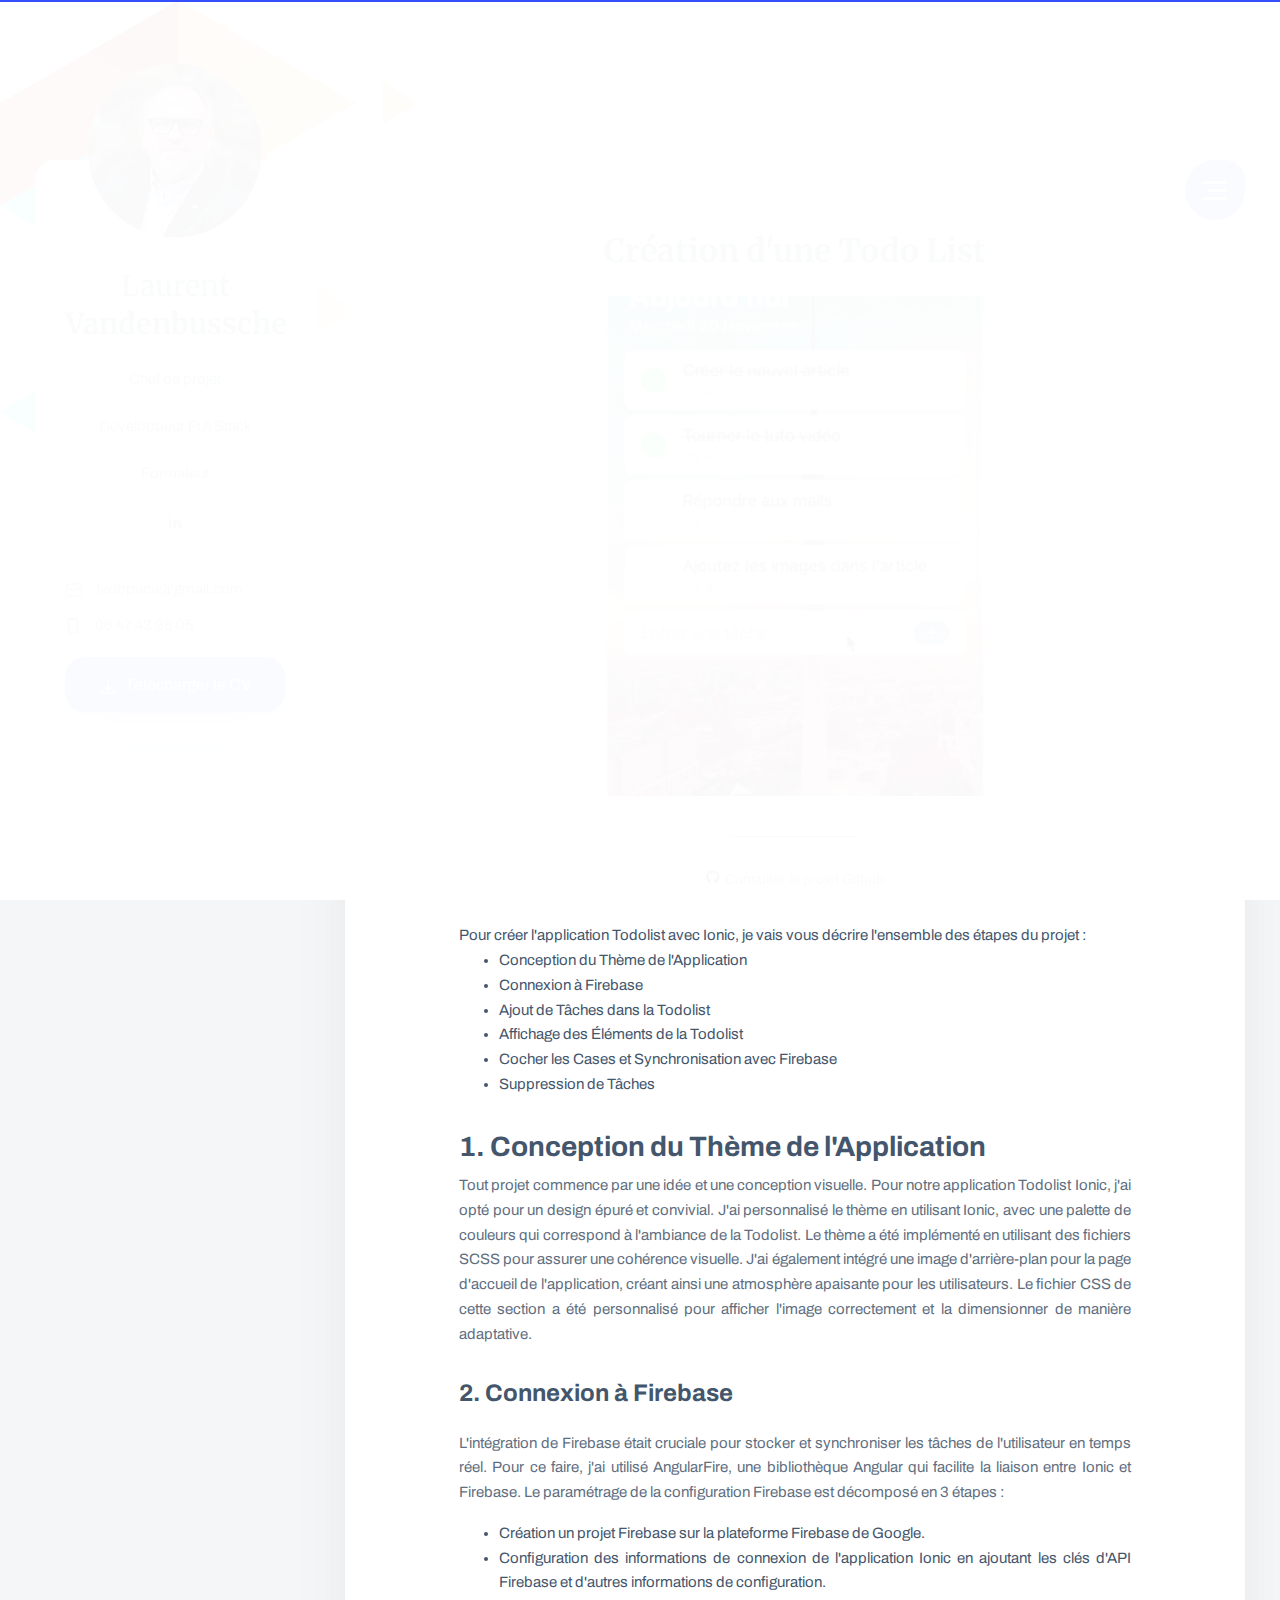
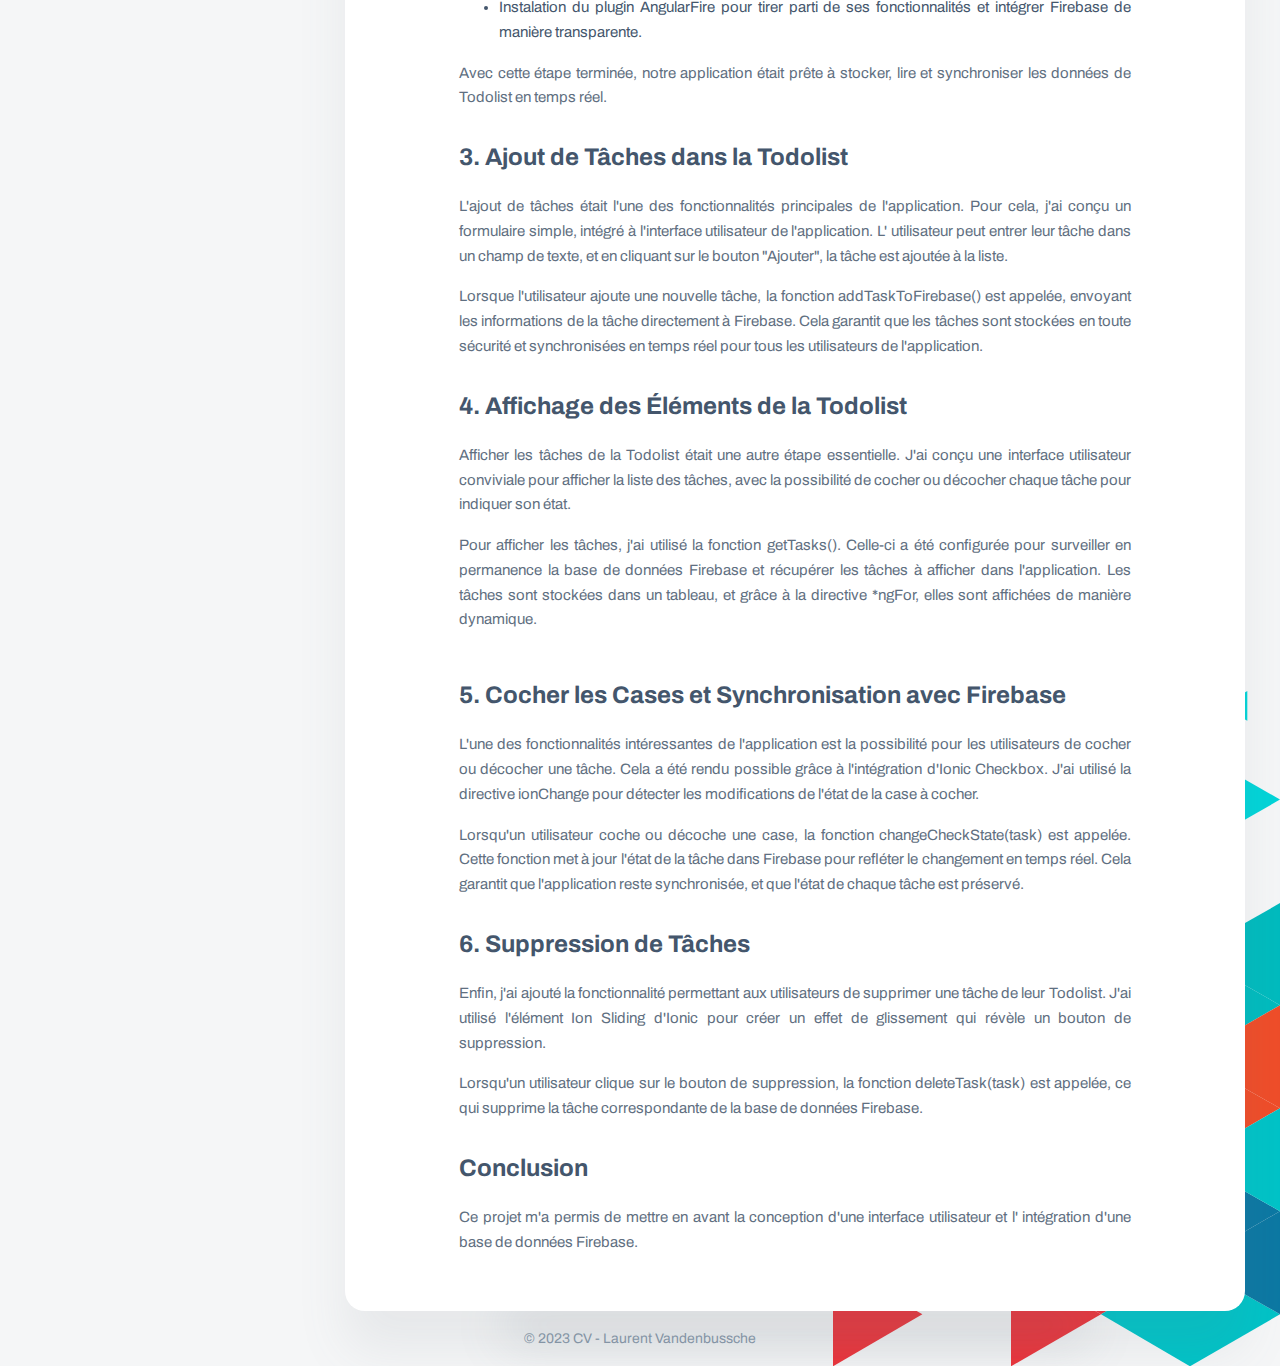
<file: portfolio-mobile-ionic-todolist.html>
<!DOCTYPE html>
<html lang="fr">

<head>
    <meta charset="utf-8" />
    <title>Projet • IONIC • Gestion Todo List</title>

    <!-- Favicons -->
    <link rel="apple-touch-icon" sizes="144x144" href="assets/images/favicons/apple-touch-icon-144x144.png">
    <link rel="apple-touch-icon" sizes="114x114" href="assets/images/favicons/apple-touch-icon-114x114.png">
    <link rel="apple-touch-icon" sizes="72x72" href="assets/images/favicons/apple-touch-icon-72x72.png">
    <link rel="apple-touch-icon" sizes="57x57" href="assets/images/favicons/apple-touch-icon-57x57.png">
    <link rel="shortcut icon" href="assets/images/favicons/favicon.png" type="image/png">

    <!-- Styles -->
    <link rel="stylesheet" type="text/css" href="assets/styles/style.css" />
    <link rel="stylesheet" type="text/css" href="assets/demo/style-demo.css" />

</head>

<body class="bg-triangles">
    <!-- Preloader -->
    <div class="preloader">
        <div class="preloader__wrap">
            <div class="circle-pulse">
                <div class="circle-pulse__1"></div>
                <div class="circle-pulse__2"></div>
            </div>
            <div class="preloader__progress"><span></span></div>
        </div>
    </div>

    <!-- Scroll Indicator -->
    <div class="scroll-line"></div>

    <main class="main">
        <div class="container gutter-top">
            <div class="row sticky-parent">
                <!-- Sidebar -->
                <aside class="col-12 col-md-12 col-xl-3">
                    <div class="sidebar box shadow pb-0 sticky-column">
                        <svg class="avatar avatar--180" viewBox="0 0 188 188">
                            <g class="avatar__box">
                                <image xlink:href="assets/img/avatar-1.png" height="100%" width="100%" />
                            </g>
                        </svg>
                        <div class="text-center">
                            <h3 class="title title--h3 sidebar__user-name"><span class="weight--500">Laurent</span>
                                Vandenbussche</h3>
                            <div class="badge badge--light m-2">Chef de projet</div><br>
                            <div class="badge badge--light m-2">Développeur Full Stack</div><br>
                            <div class="badge badge--light m-2">Formateur</div>

                            <!-- Social -->
                            <div class="social">
                                <!-- <a class="social__link" href="https://www.facebook.com/"><i
                                        class="font-icon icon-facebook"></i></a>
                                <a class="social__link" href="https://www.behance.com/"><i
                                        class="font-icon icon-twitter"></i></a> -->
                                <a class="social__link" href="https://www.linkedin.com/"><i
                                        class="font-icon icon-linkedin2"></i></a>
                            </div>
                        </div>

                        <div class="sidebar__info box-inner box-inner--rounded">
                            <ul class="contacts-block">
                                <!-- <li class="contacts-block__item" data-toggle="tooltip" data-placement="top"
                                    title="Address">
                                    <i class="font-icon icon-location"></i>Menton
                                </li> -->
                                <li class="contacts-block__item" data-toggle="tooltip" data-placement="top"
                                    title="E-mail">
                                    <a href="mailto:lvdbpaca@gmail.com"><i
                                            class="font-icon icon-envelope"></i>lvdbpaca@gmail.com</a>
                                </li>
                                <li class="contacts-block__item" data-toggle="tooltip" data-placement="top"
                                    title="Phone">
                                    <a href="tel:0647439605"><i class="font-icon icon-phone"></i>06 47 43 96 05</a>
                                </li>
                                <!-- <li class="contacts-block__item" data-toggle="tooltip" data-placement="top"
									title="Skype">
									<a href="skype:skype-example"><i class="font-icon icon-skype"></i>???</a>
								</li> -->
                            </ul>

                            <a class="btn"
                                href="http://www.sobox.fr/cv-laurent-vandenbussche/assets/pdf/cv-laurent-vandenbussche.pdf"
                                target="_BLANK"><i class="font-icon icon-download"></i> Télécharger le CV</a>
                        </div>
                    </div>
                </aside>

                <!-- Content -->
                <div class="col-12 col-md-12 col-xl-9">
                    <div class="box shadow pb-0">
                        <!-- Menu -->
                        <div class="circle-menu">
                            <div class="hamburger">
                                <div class="line"></div>
                                <div class="line"></div>
                                <div class="line"></div>
                            </div>
                        </div>
                        <div class="inner-menu js-menu">
                            <ul class="nav">
                                <li class="nav__item"><a class="active" href="index.html">A propos</a></li>
                                <li class="nav__item"><a href="resume.html">Résumé</a></li>
                                <li class="nav__item"><a href="portfolio.html">Portfolio</a></li>
                                <!-- <li class="nav__item"><a class="active" href="blog.html">Blog</a></li> -->
                                <!-- <li class="nav__item"><a href="contact.html">Contact</a></li> -->
                            </ul>
                        </div>

                        <!-- Post -->
                        <div class="pb-3">
                            <header class="header-post">
                                <br>
                                <!-- <div class="header-post__date">Sep 15, 2019</div> -->
                                <h1 class="title title--h1">Création d'une Todo List</h1>

                                <div class="header-post__image-wrap">
                                    <img class="cover lazyload" src="assets/img/ionic-todolist.webp" alt="" />
                                </div>
                            </header>
                            <footer class="footer-post">
                                <a class="footer-post__share" href="https://github.com/vandenbussche06/ionic-todo-list.git" target="_blank"><svg xmlns="http://www.w3.org/2000/svg" height="1em" viewBox="0 0 496 512"><!--! Font Awesome Free 6.4.2 by @fontawesome - https://fontawesome.com License - https://fontawesome.com/license (Commercial License) Copyright 2023 Fonticons, Inc. --><path d="M165.9 397.4c0 2-2.3 3.6-5.2 3.6-3.3.3-5.6-1.3-5.6-3.6 0-2 2.3-3.6 5.2-3.6 3-.3 5.6 1.3 5.6 3.6zm-31.1-4.5c-.7 2 1.3 4.3 4.3 4.9 2.6 1 5.6 0 6.2-2s-1.3-4.3-4.3-5.2c-2.6-.7-5.5.3-6.2 2.3zm44.2-1.7c-2.9.7-4.9 2.6-4.6 4.9.3 2 2.9 3.3 5.9 2.6 2.9-.7 4.9-2.6 4.6-4.6-.3-1.9-3-3.2-5.9-2.9zM244.8 8C106.1 8 0 113.3 0 252c0 110.9 69.8 205.8 169.5 239.2 12.8 2.3 17.3-5.6 17.3-12.1 0-6.2-.3-40.4-.3-61.4 0 0-70 15-84.7-29.8 0 0-11.4-29.1-27.8-36.6 0 0-22.9-15.7 1.6-15.4 0 0 24.9 2 38.6 25.8 21.9 38.6 58.6 27.5 72.9 20.9 2.3-16 8.8-27.1 16-33.7-55.9-6.2-112.3-14.3-112.3-110.5 0-27.5 7.6-41.3 23.6-58.9-2.6-6.5-11.1-33.3 2.6-67.9 20.9-6.5 69 27 69 27 20-5.6 41.5-8.5 62.8-8.5s42.8 2.9 62.8 8.5c0 0 48.1-33.6 69-27 13.7 34.7 5.2 61.4 2.6 67.9 16 17.7 25.8 31.5 25.8 58.9 0 96.5-58.9 104.2-114.8 110.5 9.2 7.9 17 22.9 17 46.4 0 33.7-.3 75.4-.3 83.6 0 6.5 4.6 14.4 17.3 12.1C428.2 457.8 496 362.9 496 252 496 113.3 383.5 8 244.8 8zM97.2 352.9c-1.3 1-1 3.3.7 5.2 1.6 1.6 3.9 2.3 5.2 1 1.3-1 1-3.3-.7-5.2-1.6-1.6-3.9-2.3-5.2-1zm-10.8-8.1c-.7 1.3.3 2.9 2.3 3.9 1.6 1 3.6.7 4.3-.7.7-1.3-.3-2.9-2.3-3.9-2-.6-3.6-.3-4.3.7zm32.4 35.6c-1.6 1.3-1 4.3 1.3 6.2 2.3 2.3 5.2 2.6 6.5 1 1.3-1.3.7-4.3-1.3-6.2-2.2-2.3-5.2-2.6-6.5-1zm-11.4-14.7c-1.6 1-1.6 3.6 0 5.9 1.6 2.3 4.3 3.3 5.6 2.3 1.6-1.3 1.6-3.9 0-6.2-1.4-2.3-4-3.3-5.6-2z"/></svg><span style="padding-left:5px"> Consulter le projet Github</span></a> 
                            </footer>

                            <div class="caption-post">
                                Pour créer l'application Todolist avec Ionic, je vais vous décrire l'ensemble des
                                étapes du projet :
                                <ul>
                                    <li>Conception du Thème de l'Application</li>
                                    <li>Connexion à Firebase</li>
                                    <li>Ajout de Tâches dans la Todolist</li>
                                    <li>Affichage des Éléments de la Todolist</li>
                                    <li>Cocher les Cases et Synchronisation avec Firebase</li>
                                    <li>Suppression de Tâches</li>
                                </ul>
                            </div>
                            <div class="caption-post">
                                <h3>1. Conception du Thème de l'Application</h3>
                                <p>Tout projet commence par une idée et une conception visuelle. Pour notre application
                                    Todolist Ionic, j'ai opté pour un design épuré et convivial. J'ai personnalisé le
                                    thème en utilisant Ionic, avec une palette de couleurs qui correspond à l'ambiance
                                    de la Todolist. Le thème a été implémenté en utilisant des fichiers SCSS pour
                                    assurer une cohérence visuelle.

                                    J'ai également intégré une image d'arrière-plan pour la page d'accueil de
                                    l'application, créant ainsi une atmosphère apaisante pour les utilisateurs. Le
                                    fichier CSS de cette section a été personnalisé pour afficher l'image correctement
                                    et la dimensionner de manière adaptative.</p>
                            </div>

                            <div class="caption-post">
                                <h3 class="title title--h3">2. Connexion à Firebase</h3>
                                <p>L'intégration de Firebase était cruciale pour stocker et synchroniser les tâches de
                                    l'utilisateur en temps réel. Pour ce faire, j'ai utilisé AngularFire, une
                                    bibliothèque Angular qui facilite la liaison entre Ionic et Firebase. Le paramétrage de la configuration Firebase est décomposé en 3 étapes :
                                </p>
                                <ul>
                                    <li>Création un projet Firebase sur la plateforme Firebase de Google.</li>
                                    <li>Configuration des informations de connexion de l'application Ionic en ajoutant
                                        les clés d'API Firebase et d'autres informations de configuration.</li>
                                    <li>Instalation du plugin AngularFire pour tirer parti de
                                        ses fonctionnalités et intégrer Firebase de manière transparente.</li>
                                </ul>

                                <p>Avec cette étape terminée, notre application était prête à stocker, lire et
                                    synchroniser les données de Todolist en temps réel.</p>
                            </div>

                            <div class="caption-post">
                                <h3 class="title title--h3">3. Ajout de Tâches dans la Todolist</h3>
                                <p>L'ajout de tâches était l'une des fonctionnalités principales de l'application. Pour
                                    cela, j'ai conçu un formulaire simple, intégré à l'interface utilisateur de
                                    l'application. L' utilisateur peut entrer leur tâche dans un champ de texte, et
                                    en cliquant sur le bouton "Ajouter", la tâche est ajoutée à la liste.
                                </p>

                                <p>Lorsque l'utilisateur ajoute une nouvelle tâche, la fonction addTaskToFirebase()
                                    est appelée, envoyant les informations de la tâche directement à Firebase. Cela
                                    garantit que les tâches sont stockées en toute sécurité et synchronisées en temps
                                    réel pour tous les utilisateurs de l'application.</p>
                            </div>

                            <div class="caption-post">
                                <h3 class="title title--h3">4. Affichage des Éléments de la Todolist</h3>
                                <p>Afficher les tâches de la Todolist était une autre étape essentielle. J'ai conçu une
                                    interface utilisateur conviviale pour afficher la liste des tâches, avec la
                                    possibilité de cocher ou décocher chaque tâche pour indiquer son état.
                                </p>

                                <p>Pour afficher les tâches, j'ai utilisé la fonction getTasks(). Celle-ci a été
                                    configurée pour surveiller en permanence la base de données Firebase et récupérer
                                    les tâches à afficher dans l'application. Les tâches sont stockées dans un tableau,
                                    et grâce à la directive *ngFor, elles sont affichées de manière dynamique.</p>
                            </div>
                        </div>

                        <div class="caption-post">
                            <h3 class="title title--h3">5. Cocher les Cases et Synchronisation avec Firebase</h3>
                            <p>L'une des fonctionnalités intéressantes de l'application est la possibilité pour les
                                utilisateurs de cocher ou décocher une tâche. Cela a été rendu possible grâce à
                                l'intégration d'Ionic Checkbox. J'ai utilisé la directive ionChange pour détecter les
                                modifications de l'état de la case à cocher.
                            </p>

                            <p>Lorsqu'un utilisateur coche ou décoche une case, la fonction changeCheckState(task) est
                                appelée. Cette fonction met à jour l'état de la tâche dans Firebase pour refléter le
                                changement en temps réel. Cela garantit que l'application reste synchronisée, et que
                                l'état de chaque tâche est préservé.</p>
                        </div>

                        <div class="caption-post">
                            <h3 class="title title--h3">6. Suppression de Tâches</h3>
                            <p>Enfin, j'ai ajouté la fonctionnalité permettant aux utilisateurs de supprimer une tâche
                                de
                                leur Todolist. J'ai utilisé l'élément Ion Sliding d'Ionic pour créer un effet de
                                glissement
                                qui révèle un bouton de suppression.
                            </p>

                            <p>Lorsqu'un utilisateur clique sur le bouton de suppression, la fonction deleteTask(task)
                                est
                                appelée, ce qui supprime la tâche correspondante de la base de données Firebase.</p>
                        </div>

                        <div class="caption-post">
                            <h3 class="title title--h3">Conclusion</h3>
                            <p>Ce projet m'a permis de mettre en avant la conception d'une interface utilisateur et l'
                                intégration d'une base de données Firebase.
                            </p>
                        </div>
                        <br>
                    </div>
                </div>

            </div>

            <!-- Footer -->
            <footer class="footer">© 2023 CV - Laurent Vandenbussche</footer>
        </div>

        </div>
        </div>
    </main>

    <div class="back-to-top"></div>

    <!-- SVG masks -->
    <svg class="svg-defs">
        <clipPath id="avatar-box">
            <path
                d="M1.85379 38.4859C2.9221 18.6653 18.6653 2.92275 38.4858 1.85453 56.0986.905299 77.2792 0 94 0c16.721 0 37.901.905299 55.514 1.85453 19.821 1.06822 35.564 16.81077 36.632 36.63137C187.095 56.0922 188 77.267 188 94c0 16.733-.905 37.908-1.854 55.514-1.068 19.821-16.811 35.563-36.632 36.631C131.901 187.095 110.721 188 94 188c-16.7208 0-37.9014-.905-55.5142-1.855-19.8205-1.068-35.5637-16.81-36.63201-36.631C.904831 131.908 0 110.733 0 94c0-16.733.904831-37.9078 1.85379-55.5141z" />
        </clipPath>
        <clipPath id="avatar-hexagon">
            <path
                d="M0 27.2891c0-4.6662 2.4889-8.976 6.52491-11.2986L31.308 1.72845c3.98-2.290382 8.8697-2.305446 12.8637-.03963l25.234 14.31558C73.4807 18.3162 76 22.6478 76 27.3426V56.684c0 4.6805-2.5041 9.0013-6.5597 11.3186L44.4317 82.2915c-3.9869 2.278-8.8765 2.278-12.8634 0L6.55974 68.0026C2.50414 65.6853 0 61.3645 0 56.684V27.2891z" />
        </clipPath>
    </svg>

    <!-- JavaScripts -->
    <script src="assets/js/jquery-3.4.1.min.js"></script>
    <script src="assets/js/plugins.min.js"></script>
    <script src="assets/js/common.js"></script>

    <script src="assets/demo/plugins-demo.js"></script>
</body>

</html>
</file>
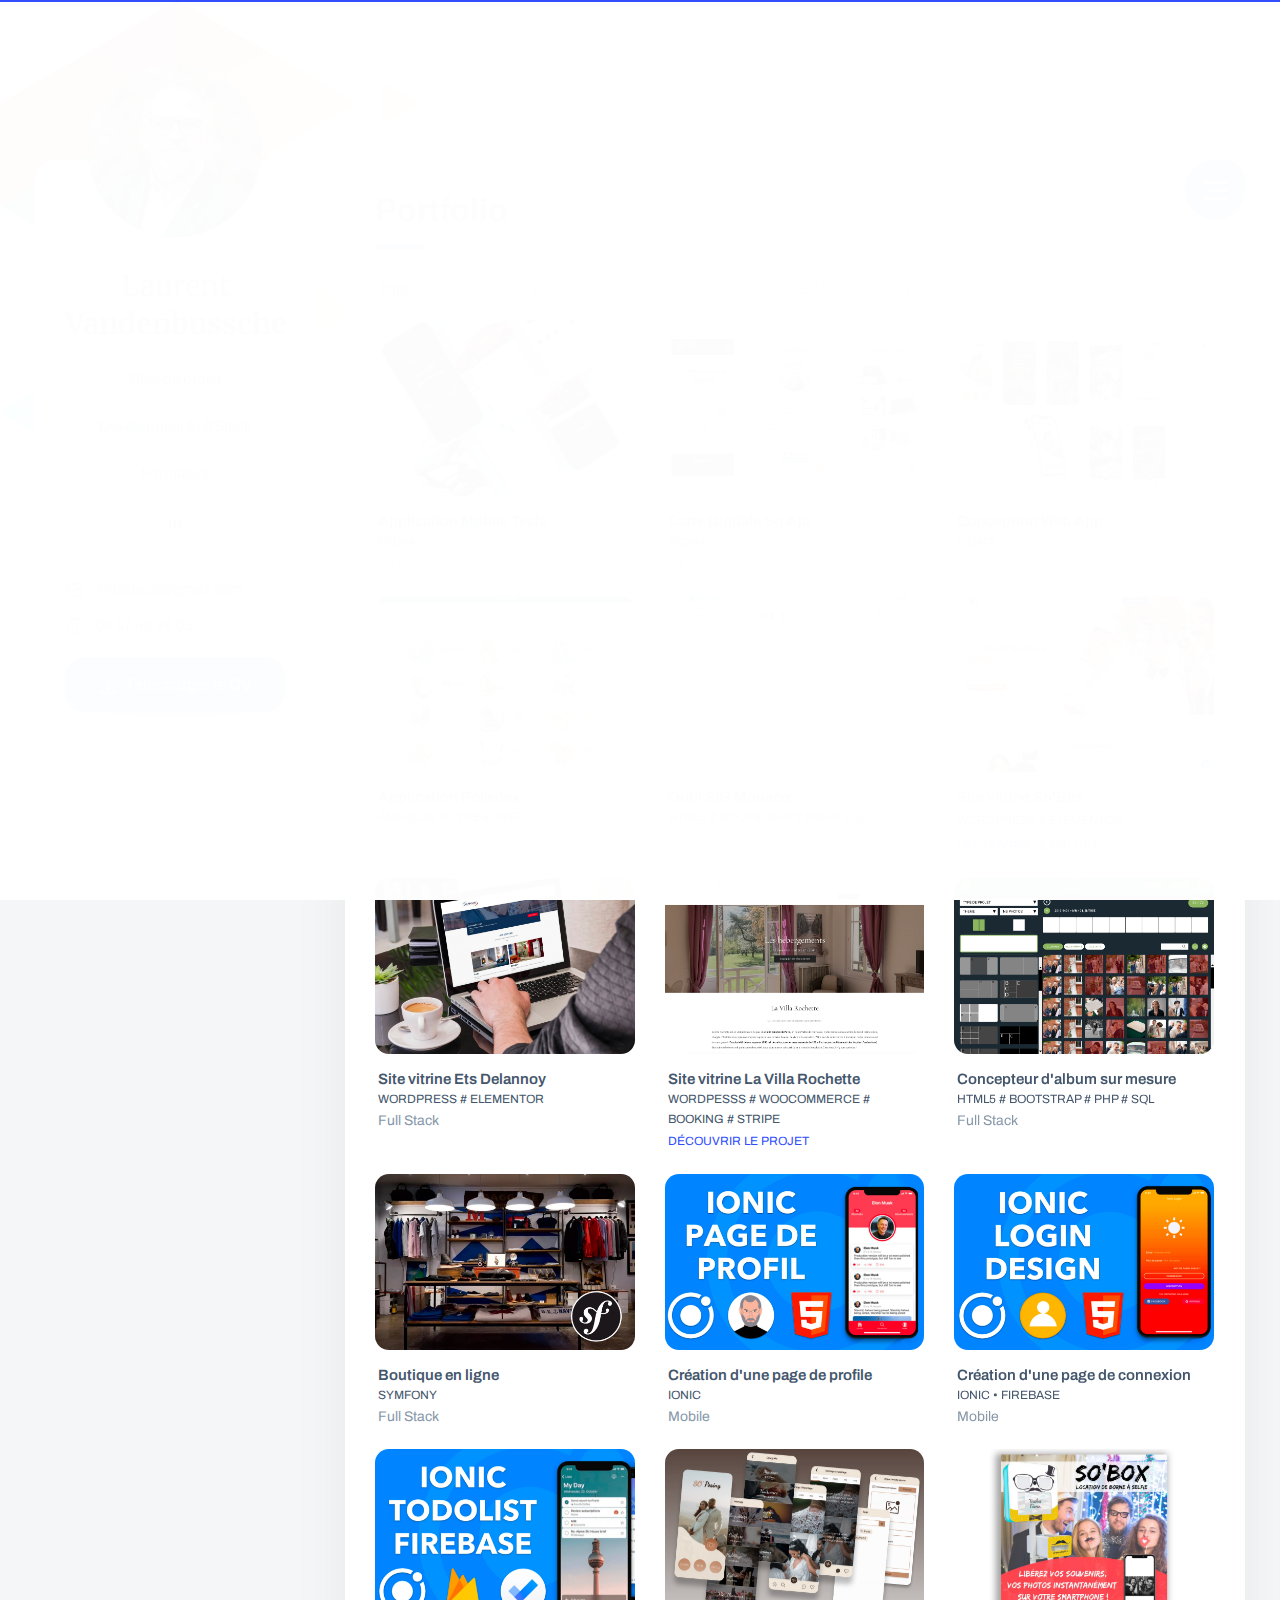
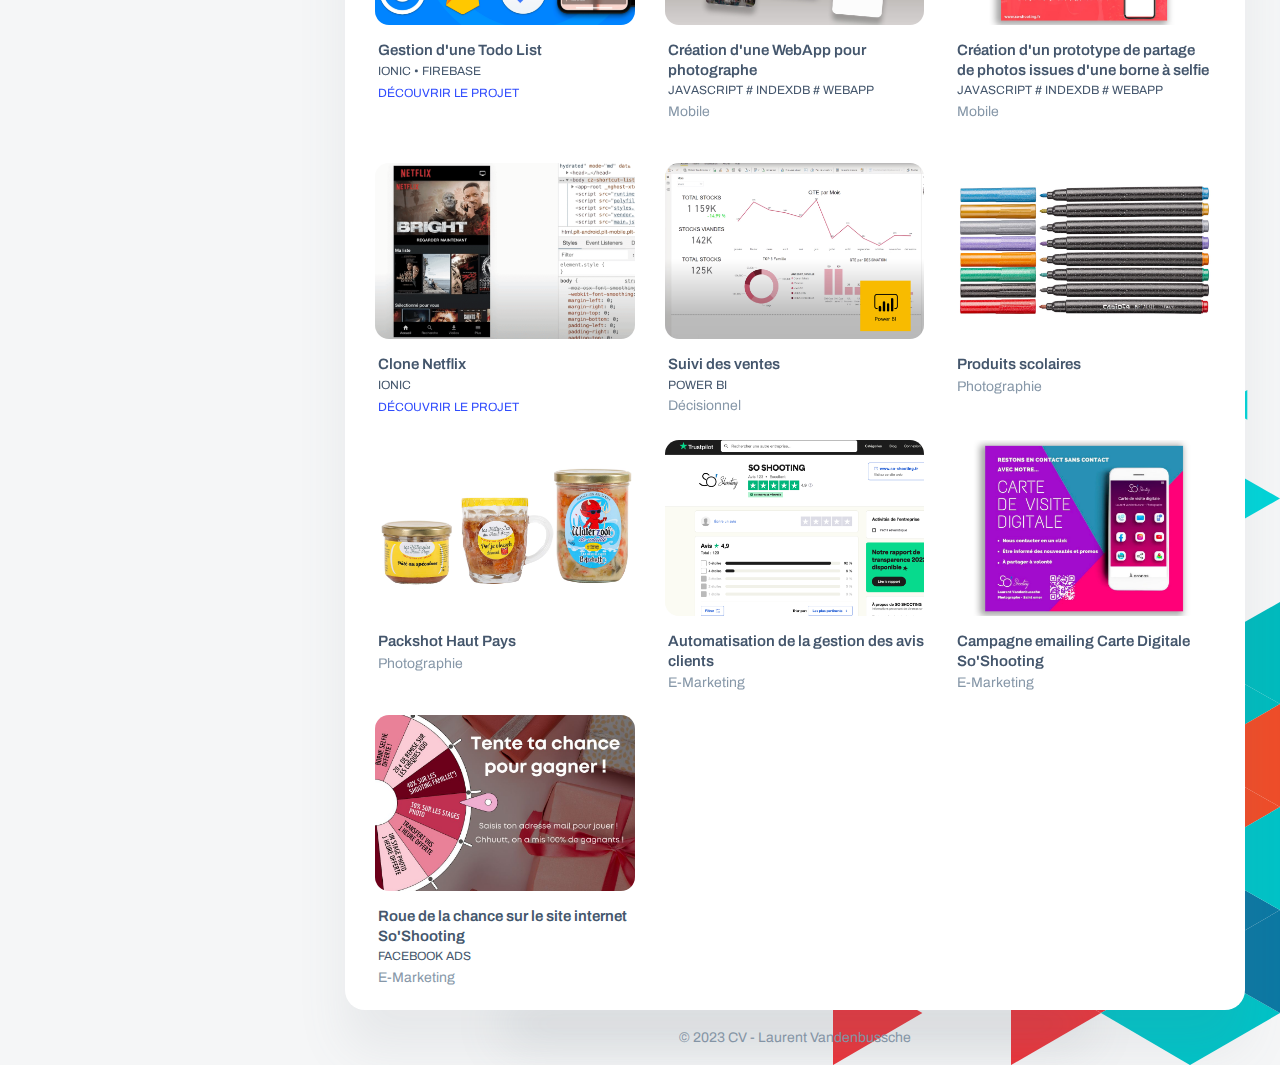
<file: portfolio.html>
<!DOCTYPE html>
<html lang="en">

<head>
    <meta charset="utf-8" />
    <title>CV Laurent Vandenbussche - Portfolio</title>

    <!-- Meta Data -->
    <meta http-equiv="X-UA-Compatible" content="IE=edge">
    <meta name="viewport" content="width=device-width, initial-scale=1, shrink-to-fit=no">
    <meta name="format-detection" content="telephone=no" />
    <meta name="format-detection" content="address=no" />
    <meta name="author" content="ArtTemplate" />
    <meta name="description" content="vCard" />

    <!-- Twitter data -->
    <meta name="twitter:card" content="summary_large_image">
    <meta name="twitter:site" content="@ArtTemplates">
    <meta name="twitter:title" content="vCard">
    <meta name="twitter:description" content="vCard">
    <meta name="twitter:image" content="assets/images/social.jpg">

    <!-- Open Graph data -->
    <meta property="og:title" content="ArtTemplate" />
    <meta property="og:type" content="website" />
    <meta property="og:url" content="your url website" />
    <meta property="og:image" content="assets/images/social.jpg" />
    <meta property="og:description" content="vCard" />
    <meta property="og:site_name" content="vCard" />

    <!-- Favicons -->
    <link rel="apple-touch-icon" sizes="144x144" href="assets/images/favicons/apple-touch-icon-144x144.png">
    <link rel="apple-touch-icon" sizes="114x114" href="assets/images/favicons/apple-touch-icon-114x114.png">
    <link rel="apple-touch-icon" sizes="72x72" href="assets/images/favicons/apple-touch-icon-72x72.png">
    <link rel="apple-touch-icon" sizes="57x57" href="assets/images/favicons/apple-touch-icon-57x57.png">
    <link rel="shortcut icon" href="assets/images/favicons/favicon.png" type="image/png">

    <!-- Styles -->
    <link rel="stylesheet" type="text/css" href="assets/styles/style.css" />
    <link rel="stylesheet" type="text/css" href="assets/demo/style-demo.css" />

</head>

<body class="bg-triangles">
    <!-- Preloader -->
    <div class="preloader">
        <div class="preloader__wrap">
            <div class="circle-pulse">
                <div class="circle-pulse__1"></div>
                <div class="circle-pulse__2"></div>
            </div>
            <div class="preloader__progress"><span></span></div>
        </div>
    </div>

    <main class="main">
        <div class="container gutter-top">
            <div class="row sticky-parent">
                <!-- Sidebar -->
                <aside class="col-12 col-md-12 col-xl-3">
                    <div class="sidebar box shadow pb-0 sticky-column">
                        <svg class="avatar avatar--180" viewBox="0 0 188 188">
                            <g class="avatar__box">
                                <image xlink:href="assets/img/avatar-1.png" height="100%" width="100%" />
                            </g>
                        </svg>
                        <div class="text-center">
                            <h3 class="title title--h3 sidebar__user-name"><span class="weight--500">Laurent</span>
                                Vandenbussche</h3>
                            <div class="badge badge--light m-2">Chef de projet</div><br>
                            <div class="badge badge--light m-2">Développeur Full Stack</div><br>
                            <div class="badge badge--light m-2">Formateur</div>

                            <!-- Social -->
                            <div class="social">
                                <!-- <a class="social__link" href="https://www.facebook.com/"><i
                                        class="font-icon icon-facebook"></i></a>
                                <a class="social__link" href="https://www.behance.com/"><i
                                        class="font-icon icon-twitter"></i></a> -->
                                <a class="social__link" href="https://www.linkedin.com/"><i
                                        class="font-icon icon-linkedin2"></i></a>
                            </div>
                        </div>

                        <div class="sidebar__info box-inner box-inner--rounded">
                            <ul class="contacts-block">
                                <!-- <li class="contacts-block__item" data-toggle="tooltip" data-placement="top"
                                    title="Address">
                                    <i class="font-icon icon-location"></i>Menton
                                </li> -->
                                <li class="contacts-block__item" data-toggle="tooltip" data-placement="top"
                                    title="E-mail">
                                    <a href="mailto:lvdbpaca@gmail.com"><i
                                            class="font-icon icon-envelope"></i>lvdbpaca@gmail.com</a>
                                </li>
                                <li class="contacts-block__item" data-toggle="tooltip" data-placement="top"
                                    title="Phone">
                                    <a href="tel:0647439605"><i class="font-icon icon-phone"></i>06 47 43 96 05</a>
                                </li>
                                <!-- <li class="contacts-block__item" data-toggle="tooltip" data-placement="top"
									title="Skype">
									<a href="skype:skype-example"><i class="font-icon icon-skype"></i>???</a>
								</li> -->
                            </ul>

                            <a class="btn"
                                href="http://www.sobox.fr/cv-laurent-vandenbussche/assets/pdf/cv-laurent-vandenbussche.pdf"
                                target="_BLANK"><i class="font-icon icon-download"></i> Télécharger le CV</a>
                        </div>
                    </div>
                </aside>

                <!-- Content -->
                <div class="col-12 col-md-12 col-xl-9">
                    <div class="box shadow pb-0">
                        <!-- Menu -->
                        <div class="circle-menu">
                            <div class="hamburger">
                                <div class="line"></div>
                                <div class="line"></div>
                                <div class="line"></div>
                            </div>
                        </div>
                        <div class="inner-menu js-menu">
                            <ul class="nav">
                                <li class="nav__item"><a class="active" href="index.html">A propos</a></li>
                                <li class="nav__item"><a href="resume.html">Résumé</a></li>
                                <li class="nav__item"><a class="active" href="portfolio.html">Portfolio</a></li>
                                <!-- <li class="nav__item"><a href="blog.html">Blog</a></li> -->
                                <!-- <li class="nav__item"><a href="contact.html">Contact</a></li> -->
                            </ul>
                        </div>

                        <!-- About -->
                        <div class="pb-2">
                            <h1 class="title title--h1 first-title title__separate">Portfolio</h1>
                        </div>

                        <!-- Gallery -->
                        <div class="pb-0">
                            <!-- Filter -->
                            <div class="select">
                                <span class="placeholder">Sélectionner un domaine</span>
                                <ul class="filter">
                                    <li class="filter__item">Category</li>
                                    <li class="filter__item active" data-filter="*"><a class="filter__link active"
                                            href="#filter">Tout</a></li>
                                    <li class="filter__item" data-filter=".ux-design"><a class="filter__link"
                                            href="#filter">UX Design</a></li>
                                    <li class="filter__item" data-filter=".full-stack"><a class="filter__link"
                                            href="#filter">Full Stack</a></li>
                                    <li class="filter__item" data-filter=".mobile"><a class="filter__link"
                                            href="#filter">Mobile</a></li>
                                    <li class="filter__item" data-filter=".decisionnel"><a class="filter__link"
                                            href="#filter">Décisionnel</a></li>
                                    <li class="filter__item" data-filter=".emarketing"><a class="filter__link"
                                            href="#filter">E-Marketing</a></li>
                                    <li class="filter__item" data-filter=".photographie"><a class="filter__link"
                                            href="#filter">Photographie</a></li>
                                </ul>
                                <input type="hidden" name="changemetoo" />
                            </div>

                            <!-- Content -->
                            <div class="gallery-grid js-masonry js-filter-container">
                                <div class="gutter-sizer"></div>
                                <!-- Item 2 -->
                                <figure class="gallery-grid__item ux-design">
                                    <div class="gallery-grid__image-wrap">
                                        <img class="gallery-grid__image cover lazyload"
                                            src="assets/img/ux-design-tesla.jpg" data-zoom alt="" />
                                    </div>
                                    <figcaption class="gallery-grid__caption">
                                        <h4 class="title gallery-grid__title">Application Mobile Tesla <br><span
                                                class="small">FIGMA</span></h4>
                                        <span class="gallery-grid__category">Ux Design</span>
                                    </figcaption>
                                </figure>

                                <!-- Item 3 -->
                                <figure class="gallery-grid__item ux-design">
                                    <div class="gallery-grid__image-wrap">
                                        <img class="gallery-grid__image cover lazyload"
                                            src="assets/img/ux-design-carte-digitale.png" data-zoom alt="" />
                                    </div>
                                    <figcaption class="gallery-grid__caption">
                                        <h4 class="title gallery-grid__title">Carte Digitale So Api <br><span
                                                class="small">FIGMA</span></h4>
                                        <span class="gallery-grid__category">Ux Design</span>
                                    </figcaption>
                                </figure>

                                <!-- Item 4 -->
                                <figure class="gallery-grid__item ux-design">
                                    <div class="gallery-grid__image-wrap">
                                        <img class="gallery-grid__image cover lazyload"
                                            src="assets/img/ux-design-so-posing.png" data-zoom alt="" />
                                    </div>
                                    <figcaption class="gallery-grid__caption">
                                        <h4 class="title gallery-grid__title">Conception Web App <br><span
                                                class="small">FIGMA</span></h4>
                                        <span class="gallery-grid__category">Ux Design</span>
                                    </figcaption>
                                </figure>

                                <figure class="gallery-grid__item full-stack">
                                    <div class="gallery-grid__image-wrap">
                                        <img class="gallery-grid__image cover lazyload"
                                            src="assets/img/fullstack-angular-pokedex.jpg" data-zoom alt="" />
                                    </div>
                                    <figcaption class="gallery-grid__caption">
                                        <h4 class="title gallery-grid__title">Application Pokedex <br><span class="small">
                                                ANGULAR # TYPESCRIPT</span></h4>
                                        <span class="gallery-grid__category">Full Stack</span>
                                    </figcaption>
                                </figure>
                                
                                <!-- Item 5 -->
                                <figure class="gallery-grid__item full-stack">
                                    <div class="gallery-grid__image-wrap">
                                        <img class="gallery-grid__image cover lazyload"
                                            src="assets/img/full-stack-ajb.jpg" data-zoom alt="" />
                                    </div>
                                    <figcaption class="gallery-grid__caption">
                                        <h4 class="title gallery-grid__title">Outil SIG Monaco <br><span class="small">
                                                HTML5 # BOOTSTRAP # PHP # SQL</span></h4>
                                        <span class="gallery-grid__category">Full Stack</span>
                                    </figcaption>
                                </figure>

                                <figure class="gallery-grid__item full-stack">
                                    <div class="gallery-grid__image-wrap">
                                        <img class="gallery-grid__image cover lazyload"
                                            src="assets/img/front-end-sobox.jpg" data-zoom alt="" />
                                    </div>
                                    <figcaption class="gallery-grid__caption">
                                        <h4 class="title gallery-grid__title">Site vitrine So'Box<br>

                                        </h4>
                                        <span class="small">WORDPRESS # ELEMENTOR</span><br>
                                        <a href="http://sobox.fr/" target="_blank"><span class="small">DÉCOUVRIR LE
                                                PROJET</span></a>
                                    </figcaption>
                                </figure>

                                <figure class="gallery-grid__item full-stack">
                                    <div class="gallery-grid__image-wrap">
                                        <img class="gallery-grid__image cover lazyload"
                                            src="assets/img/front-end-wordpress-delannoy.jpg" data-zoom alt="" />
                                    </div>
                                    <figcaption class="gallery-grid__caption">
                                        <h4 class="title gallery-grid__title">Site vitrine Ets Delannoy<br><span
                                                class="small">WORDPRESS # ELEMENTOR</span></h4>
                                        <span class="gallery-grid__category">Full Stack</span>
                                    </figcaption>
                                </figure>

                                <figure class="gallery-grid__item full-stack">
                                    <div class="gallery-grid__image-wrap">
                                        <img class="gallery-grid__image cover lazyload"
                                            src="assets/img/fullstack-la-villa-rochette.jpg" data-zoom alt="" />
                                    </div>
                                    <figcaption class="gallery-grid__caption">
                                        <h4 class="title gallery-grid__title">Site vitrine La Villa Rochette<br><span
                                                class="small">WORDPESSS # WOOCOMMERCE # BOOKING # STRIPE</span></h4>
                                        <a href="https://lavillarochette.fr/" target="_blank"><span
                                                class="small">DÉCOUVRIR LE
                                                PROJET</span></a>
                                    </figcaption>
                                </figure>

                                <!-- Item 1 -->
                                <figure class="gallery-grid__item full-stack">
                                    <div class="gallery-grid__image-wrap">
                                        <img class="gallery-grid__image cover lazyload"
                                            src="assets/img/ux-design-so-album.png" data-zoom alt="" />
                                    </div>
                                    <figcaption class="gallery-grid__caption">
                                        <h4 class="title gallery-grid__title">Concepteur d'album sur mesure<br><span
                                                class="small"> HTML5 # BOOTSTRAP # PHP # SQL</span></h4>
                                        <span class="gallery-grid__category">Full Stack</span>
                                    </figcaption>
                                </figure>

                                <figure class="gallery-grid__item full-stack">
                                    <div class="gallery-grid__image-wrap">
                                        <img class="gallery-grid__image cover lazyload"
                                            src="assets/img/fullstack-boutique-en-ligne.jpg" data-zoom alt="" />
                                    </div>
                                    <figcaption class="gallery-grid__caption">
                                        <h4 class="title gallery-grid__title">Boutique en ligne <br><span class="small">
                                                SYMFONY</span></h4>
                                        <span class="gallery-grid__category">Full Stack</span>
                                    </figcaption>
                                </figure>

                                <figure class="gallery-grid__item mobile">
                                    <div class="gallery-grid__image-wrap">
                                        <img class="gallery-grid__image cover lazyload"
                                            src="assets/img/mobile-ionic-profile.jpg" data-zoom alt="" />
                                    </div>
                                    <figcaption class="gallery-grid__caption">
                                        <h4 class="title gallery-grid__title">Création d'une page de profile <br><span
                                                class="small"> IONIC</span>
                                        </h4>
                                        <span class="gallery-grid__category">Mobile</span>
                                    </figcaption>
                                </figure>

                                <figure class="gallery-grid__item mobile">
                                    <div class="gallery-grid__image-wrap">
                                        <img class="gallery-grid__image cover lazyload"
                                            src="assets/img/mobile-ionic-connexion.jpg" data-zoom alt="" />
                                    </div>
                                    <figcaption class="gallery-grid__caption">
                                        <h4 class="title gallery-grid__title">Création d'une page de connexion <br><span
                                                class="small">IONIC • FIREBASE</span>
                                        </h4>
                                        <span class="gallery-grid__category">Mobile</span>
                                    </figcaption>
                                </figure>

                                <figure class="gallery-grid__item mobile">
                                    <div class="gallery-grid__image-wrap">
                                        <a href="./portfolio-mobile-ionic-todolist.html"><img
                                                class="gallery-grid__image cover lazyload"
                                                src="assets/img/mobile-ionic-todolist.png" data-zoom alt="" /></a>
                                    </div>
                                    <figcaption class="gallery-grid__caption">
                                        <h4 class="title gallery-grid__title">Gestion d'une Todo List <br><span
                                                class="small">IONIC • FIREBASE</span>
                                        </h4>
                                        <a href="./portfolio-mobile-ionic-todolist.html" target="_blank"><span
                                                class="small">DÉCOUVRIR LE
                                                PROJET</span></a>
                                    </figcaption>
                                </figure>

                                <figure class="gallery-grid__item mobile">
                                    <div class="gallery-grid__image-wrap">
                                        <img class="gallery-grid__image cover lazyload"
                                            src="assets/img/mobile-so-posing.jpg" data-zoom alt="" />
                                    </div>
                                    <figcaption class="gallery-grid__caption">
                                        <h4 class="title gallery-grid__title">Création d'une WebApp pour photographe
                                            <br><span class="small"> JAVASCRIPT # INDEXDB # WEBAPP</span>
                                        </h4>
                                        <span class="gallery-grid__category">Mobile</span>
                                    </figcaption>
                                </figure>

                                <figure class="gallery-grid__item mobile">
                                    <div class="gallery-grid__image-wrap">
                                        <img class="gallery-grid__image cover lazyload"
                                            src="assets/img/mobile-borne-selfie.jpg" data-zoom alt="" />
                                    </div>
                                    <figcaption class="gallery-grid__caption">
                                        <h4 class="title gallery-grid__title">Création d'un prototype de partage de
                                            photos issues d'une borne à selfie <br><span class="small"> JAVASCRIPT #
                                                INDEXDB # WEBAPP</span>
                                        </h4>
                                        <span class="gallery-grid__category">Mobile</span>
                                    </figcaption>
                                </figure>

                                <figure class="gallery-grid__item mobile">
                                    <div class="gallery-grid__image-wrap">
                                        <a href="./portfolio-mobile-ionic-netflix.html">
                                            <img class="gallery-grid__image cover lazyload"
                                                src="assets/img/mobile-ionic-netflix.png" data-zoom alt="" />
                                        </a>
                                    </div>
                                    <figcaption class="gallery-grid__caption">
                                        <h4 class="title gallery-grid__title">Clone Netflix <br><span
                                                class="small">IONIC</span></h4>
                                        <a href="./portfolio-mobile-ionic-netflix.html" target="_blank"><span
                                                class="small">DÉCOUVRIR LE
                                                PROJET</span></a>
                                    </figcaption>
                                </figure>

                                <figure class="gallery-grid__item decisionnel">
                                    <div class="gallery-grid__image-wrap">
                                        <img class="gallery-grid__image cover lazyload"
                                            src="assets/img/decisionnel-powerbi-etude-cas-01.jpg" data-zoom alt="" />
                                    </div>
                                    <figcaption class="gallery-grid__caption">
                                        <h4 class="title gallery-grid__title">Suivi des ventes <br><span class="small">
                                                POWER BI</span>
                                        </h4>
                                        <span class="gallery-grid__category">Décisionnel</span>
                                    </figcaption>
                                </figure>

                                <figure class="gallery-grid__item photographie">
                                    <div class="gallery-grid__image-wrap">
                                        <img class="gallery-grid__image cover lazyload"
                                            src="assets/img/photographie-produit-scolaire.jpg" data-zoom alt="" />
                                    </div>
                                    <figcaption class="gallery-grid__caption">
                                        <h4 class="title gallery-grid__title">Produits scolaires
                                        </h4>
                                        <span class="gallery-grid__category">Photographie</span>
                                    </figcaption>
                                </figure>

                                <figure class="gallery-grid__item photographie">
                                    <div class="gallery-grid__image-wrap">
                                        <img class="gallery-grid__image cover lazyload"
                                            src="assets/img/photographie-ecommerce-alimentaire.jpg" data-zoom alt="" />
                                    </div>
                                    <figcaption class="gallery-grid__caption">
                                        <h4 class="title gallery-grid__title">Packshot Haut Pays
                                        </h4>
                                        <span class="gallery-grid__category">Photographie</span>
                                    </figcaption>
                                </figure>

                                <figure class="gallery-grid__item emarketing">
                                    <div class="gallery-grid__image-wrap">
                                        <img class="gallery-grid__image cover lazyload"
                                            src="assets/img/emarketing-avis-client-so-shooting.jpg" data-zoom alt="" />
                                    </div>
                                    <figcaption class="gallery-grid__caption">
                                        <h4 class="title gallery-grid__title">Automatisation de la gestion des avis
                                            clients
                                        </h4>
                                        <span class="gallery-grid__category">E-Marketing</span>
                                    </figcaption>
                                </figure>

                                <figure class="gallery-grid__item emarketing">
                                    <div class="gallery-grid__image-wrap">
                                        <img class="gallery-grid__image cover lazyload"
                                            src="assets/img/emarketing-carte-digitale-so-shooting.jpg" data-zoom
                                            alt="" />
                                    </div>
                                    <figcaption class="gallery-grid__caption">
                                        <h4 class="title gallery-grid__title">Campagne emailing Carte Digitale
                                            So'Shooting
                                        </h4>
                                        <span class="gallery-grid__category">E-Marketing</span>
                                    </figcaption>
                                </figure>

                                <figure class="gallery-grid__item emarketing">
                                    <div class="gallery-grid__image-wrap">
                                        <img class="gallery-grid__image cover lazyload"
                                            src="assets/img/emarketin-Roue de la chance.jpg" data-zoom alt="" />
                                    </div>
                                    <figcaption class="gallery-grid__caption">
                                        <h4 class="title gallery-grid__title">Roue de la chance
                                            sur le site internet So'Shooting<br><span class="small">FACEBOOK ADS</span>
                                        </h4>
                                        <span class="gallery-grid__category">E-Marketing</span>
                                    </figcaption>
                                </figure>
                            </div>
                        </div>
                    </div>

                    <!-- Footer -->
                    <footer class="footer">© 2023 CV - Laurent Vandenbussche</footer>
                </div>
            </div>
        </div>
    </main>

    <div class="back-to-top"></div>

    <!-- SVG masks -->
    <svg class="svg-defs">
        <clipPath id="avatar-box">
            <path
                d="M1.85379 38.4859C2.9221 18.6653 18.6653 2.92275 38.4858 1.85453 56.0986.905299 77.2792 0 94 0c16.721 0 37.901.905299 55.514 1.85453 19.821 1.06822 35.564 16.81077 36.632 36.63137C187.095 56.0922 188 77.267 188 94c0 16.733-.905 37.908-1.854 55.514-1.068 19.821-16.811 35.563-36.632 36.631C131.901 187.095 110.721 188 94 188c-16.7208 0-37.9014-.905-55.5142-1.855-19.8205-1.068-35.5637-16.81-36.63201-36.631C.904831 131.908 0 110.733 0 94c0-16.733.904831-37.9078 1.85379-55.5141z" />
        </clipPath>
        <clipPath id="avatar-hexagon">
            <path
                d="M0 27.2891c0-4.6662 2.4889-8.976 6.52491-11.2986L31.308 1.72845c3.98-2.290382 8.8697-2.305446 12.8637-.03963l25.234 14.31558C73.4807 18.3162 76 22.6478 76 27.3426V56.684c0 4.6805-2.5041 9.0013-6.5597 11.3186L44.4317 82.2915c-3.9869 2.278-8.8765 2.278-12.8634 0L6.55974 68.0026C2.50414 65.6853 0 61.3645 0 56.684V27.2891z" />
        </clipPath>
    </svg>

    <!-- JavaScripts -->
    <script src="assets/js/jquery-3.4.1.min.js"></script>
    <script src="assets/js/plugins.min.js"></script>
    <script src="assets/js/common.js"></script>

    <script src="assets/demo/plugins-demo.js"></script>
</body>

</html>
</file>
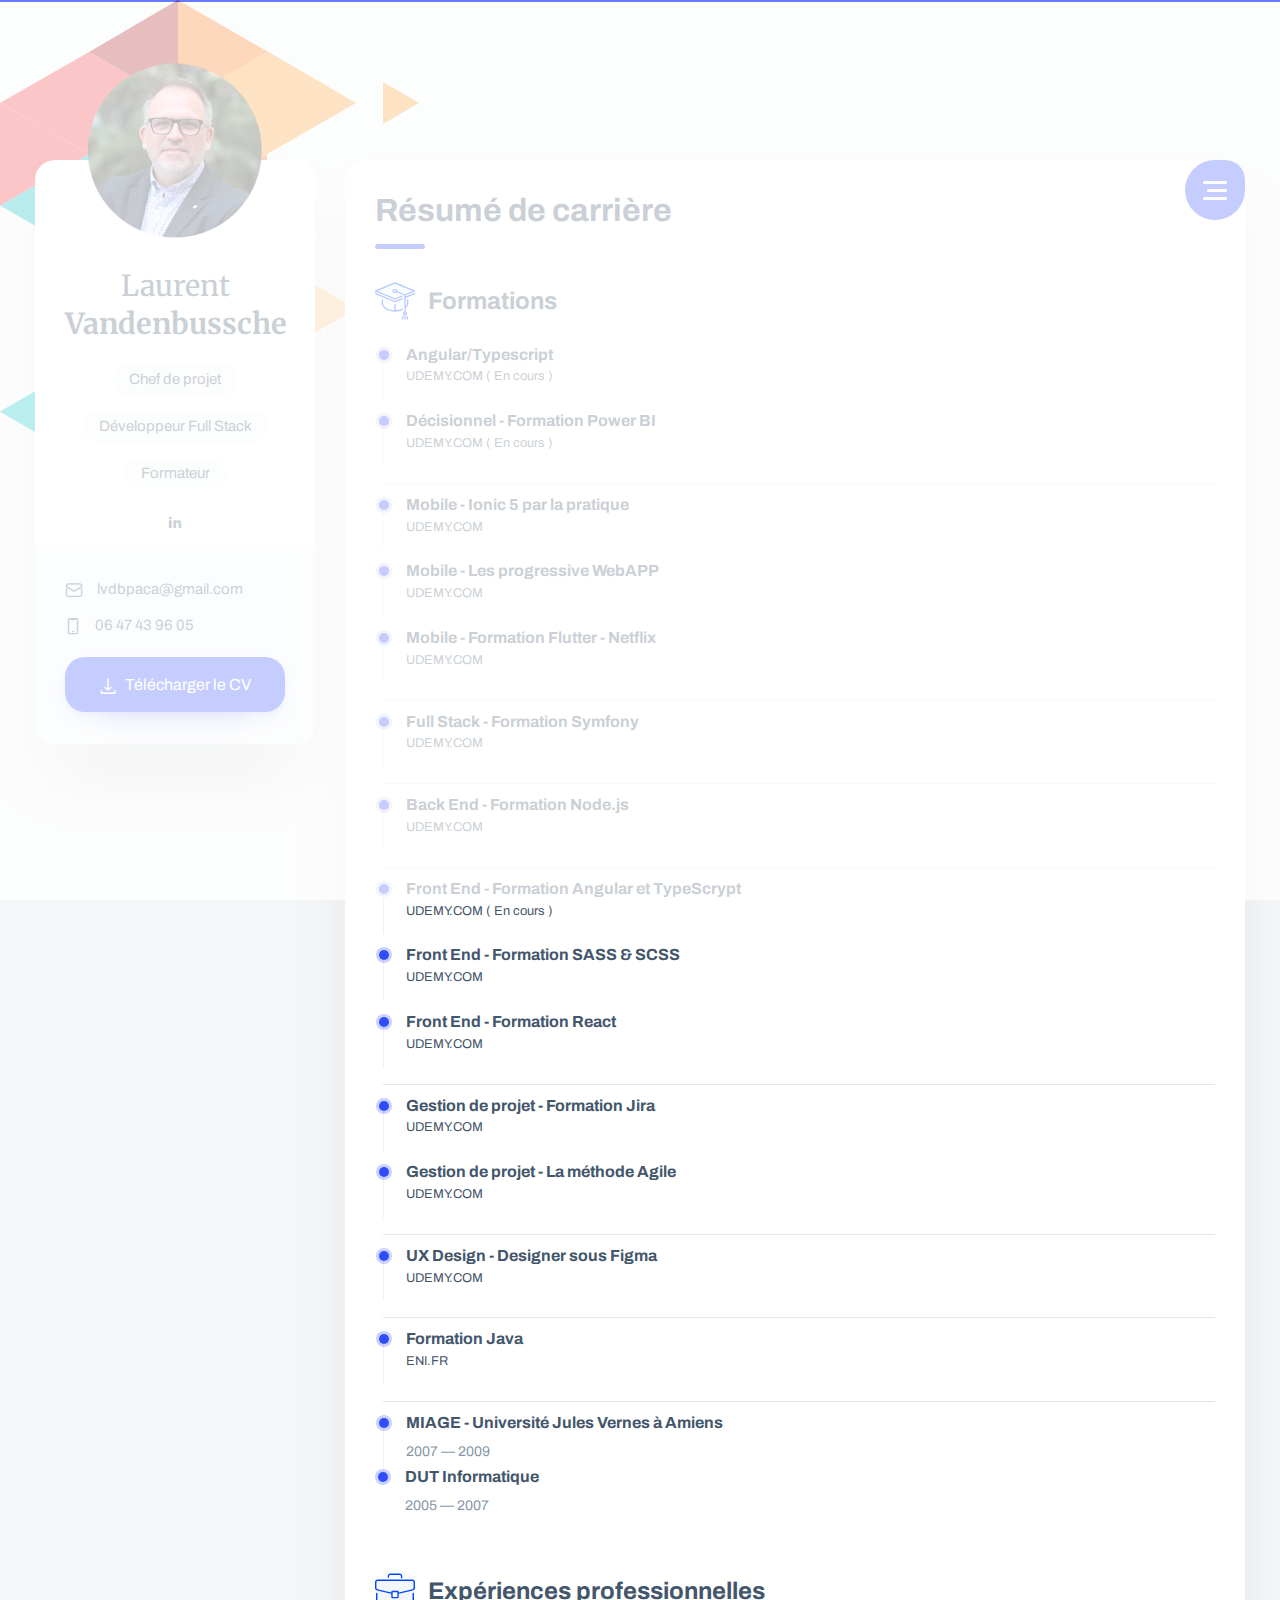
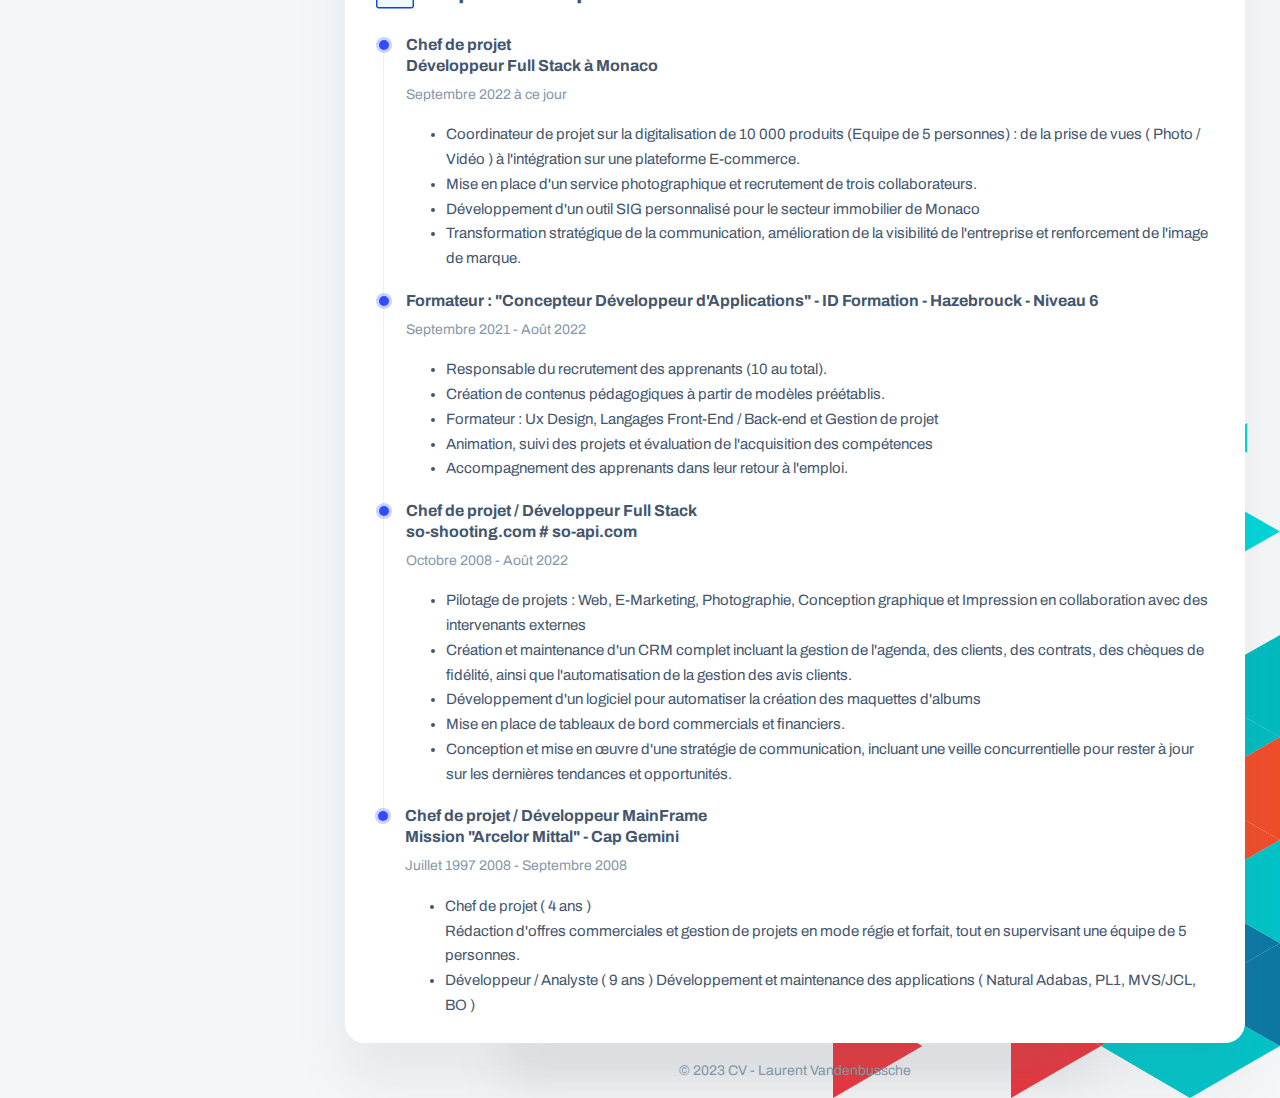
<file: resume.html>
<!DOCTYPE html>
<html lang="en">

<head>
    <meta charset="utf-8" />
    <title>CV Laurent Vandenbussche - Resume</title>

    <!-- Meta Data -->
    <meta http-equiv="X-UA-Compatible" content="IE=edge">
    <meta name="viewport" content="width=device-width, initial-scale=1, shrink-to-fit=no">
    <meta name="format-detection" content="telephone=no" />
    <meta name="format-detection" content="address=no" />
    <meta name="author" content="ArtTemplate" />
    <meta name="description" content="vCard" />

    <!-- Twitter data -->
    <meta name="twitter:card" content="summary_large_image">
    <meta name="twitter:site" content="@ArtTemplates">
    <meta name="twitter:title" content="vCard">
    <meta name="twitter:description" content="vCard">
    <meta name="twitter:image" content="assets/images/social.jpg">

    <!-- Open Graph data -->
    <meta property="og:title" content="ArtTemplate" />
    <meta property="og:type" content="website" />
    <meta property="og:url" content="your url website" />
    <meta property="og:image" content="assets/images/social.jpg" />
    <meta property="og:description" content="vCard" />
    <meta property="og:site_name" content="vCard" />

    <!-- Favicons -->
    <link rel="apple-touch-icon" sizes="144x144" href="assets/images/favicons/apple-touch-icon-144x144.png">
    <link rel="apple-touch-icon" sizes="114x114" href="assets/images/favicons/apple-touch-icon-114x114.png">
    <link rel="apple-touch-icon" sizes="72x72" href="assets/images/favicons/apple-touch-icon-72x72.png">
    <link rel="apple-touch-icon" sizes="57x57" href="assets/images/favicons/apple-touch-icon-57x57.png">
    <link rel="shortcut icon" href="assets/images/favicons/favicon.png" type="image/png">

    <!-- Styles -->
    <link rel="stylesheet" type="text/css" href="assets/styles/style.css" />
    <link rel="stylesheet" type="text/css" href="assets/demo/style-demo.css" />

</head>

<body class="bg-triangles">
    <!-- Preloader -->
    <div class="preloader">
        <div class="preloader__wrap">
            <div class="circle-pulse">
                <div class="circle-pulse__1"></div>
                <div class="circle-pulse__2"></div>
            </div>
            <div class="preloader__progress"><span></span></div>
        </div>
    </div>

    <main class="main">
        <div class="container gutter-top">
            <div class="row sticky-parent">
                <!-- Sidebar -->
                <aside class="col-12 col-md-12 col-xl-3">
                    <div class="sidebar box shadow pb-0 sticky-column">
                        <svg class="avatar avatar--180" viewBox="0 0 188 188">
                            <g class="avatar__box">
                                <image xlink:href="assets/img/avatar-1.png" height="100%" width="100%" />
                            </g>
                        </svg>
                        <div class="text-center">
                            <h3 class="title title--h3 sidebar__user-name"><span class="weight--500">Laurent</span>
                                Vandenbussche</h3>
                            <div class="badge badge--light m-2">Chef de projet</div><br>
                            <div class="badge badge--light m-2">Développeur Full Stack</div><br>
                            <div class="badge badge--light m-2">Formateur</div>

                            <!-- Social -->
                            <div class="social">
                                <!-- <a class="social__link" href="https://www.facebook.com/"><i
                                        class="font-icon icon-facebook"></i></a> -->
                                <!-- <a class="social__link" href="https://www.behance.com/"><i
                                        class="font-icon icon-twitter"></i></a> -->
                                <a class="social__link" href="https://www.linkedin.com/"><i
                                        class="font-icon icon-linkedin2"></i></a>
                            </div>
                        </div>

                        <div class="sidebar__info box-inner box-inner--rounded">
                            <ul class="contacts-block">
                                <!-- <li class="contacts-block__item" data-toggle="tooltip" data-placement="top"
                                    title="Address">
                                    <i class="font-icon icon-location"></i>Menton
                                </li> -->
                                <li class="contacts-block__item" data-toggle="tooltip" data-placement="top"
                                    title="E-mail">
                                    <a href="mailto:lvdbpaca@gmail.com"><i
                                            class="font-icon icon-envelope"></i>lvdbpaca@gmail.com</a>
                                </li>
                                <li class="contacts-block__item" data-toggle="tooltip" data-placement="top"
                                    title="Phone">
                                    <a href="tel:0647439605"><i class="font-icon icon-phone"></i>06 47 43 96 05</a>
                                </li>
                                <!-- <li class="contacts-block__item" data-toggle="tooltip" data-placement="top"
									title="Skype">
									<a href="skype:skype-example"><i class="font-icon icon-skype"></i>???</a>
								</li> -->
                            </ul>

                            <a class="btn"
                                href="http://www.sobox.fr/cv-laurent-vandenbussche/assets/pdf/cv-laurent-vandenbussche.pdf"
                                target="_BLANK"><i class="font-icon icon-download"></i> Télécharger le CV</a>
                        </div>
                    </div>
                </aside>

                <!-- Content -->
                <div class="col-12 col-md-12 col-xl-9">
                    <div class="box shadow pb-0">
                        <!-- Menu -->
                        <div class="circle-menu">
                            <div class="hamburger">
                                <div class="line"></div>
                                <div class="line"></div>
                                <div class="line"></div>
                            </div>
                        </div>
                        <div class="inner-menu js-menu">
                            <ul class="nav">
                                <li class="nav__item"><a class="active" href="index.html">A propos</a></li>
                                <li class="nav__item"><a href="resume.html">Résumé</a></li>
                                <li class="nav__item"><a href="portfolio.html">Portfolio</a></li>
                                <!-- <li class="nav__item"><a class="active" href="blog.html">Blog</a></li> -->
                                <!-- <li class="nav__item"><a href="contact.html">Contact</a></li> -->
                            </ul>
                        </div>

                        <!-- About -->
                        <div class="pb-3">
                            <h1 class="title title--h1 first-title title__separate">Résumé de carrière</h1>
                        </div>

                        <!-- Experience -->
                        <div class="pb-0">
                            <div class="row">
                                <div class="col-12 col-lg-12 mb-5">
                                    <h2 class="title title--h3"><img class="title-icon"
                                            src="assets/icons/icon-education.svg" alt="" /> Formations</h2>
                                    <div class="timeline">
                                        <!-- Item -->
                                        <article class="timeline__item mb-3">
                                            <h5 class="title title--h5 timeline__title">Angular/Typescript
                                                <br><span class="small">UDEMY.COM ( En cours )</span>
                                            </h5>
                                        </article>
                                        <!-- Item -->
                                        <article class="timeline__item mb-3">
                                            <h5 class="title title--h5 timeline__title">Décisionnel - Formation Power BI
                                                <br><span class="small">UDEMY.COM ( En cours )</span>
                                            </h5>
                                        </article>
                                        <hr>
                                        <!-- Item -->
                                        <article class="timeline__item mb-3">
                                            <h5 class="title title--h5 timeline__title">Mobile - Ionic 5 par la pratique
                                                <br> <span class="small">UDEMY.COM</span>
                                            </h5>
                                        </article>
                                        <!-- Item -->
                                        <article class="timeline__item mb-3">
                                            <h5 class="title title--h5 timeline__title">Mobile - Les progressive WebAPP
                                                <br> <span class="small">UDEMY.COM</span>
                                            </h5>
                                        </article>
                                        <!-- Item -->
                                        <article class="timeline__item mb-3">
                                            <h5 class="title title--h5 timeline__title">Mobile - Formation Flutter -
                                                Netflix <br>
                                                <span class="small">UDEMY.COM</span>
                                            </h5>
                                        </article>
                                        <hr>
                                        <!-- Item -->
                                        <article class="timeline__item mb-3">
                                            <h5 class="title title--h5 timeline__title">Full Stack - Formation Symfony
                                                <br>
                                                <span class="small">UDEMY.COM</span>
                                            </h5>
                                        </article>
                                        <hr>
                                        <!-- Item -->
                                        <article class="timeline__item mb-3">
                                            <h5 class="title title--h5 timeline__title">Back End - Formation Node.js
                                                <br>
                                                <span class="small">UDEMY.COM</span>
                                            </h5>
                                        </article>
                                        <hr>
                                        <!-- Item -->
                                        <article class="timeline__item mb-3">
                                            <h5 class="title title--h5 timeline__title">Front End - Formation Angular et
                                                TypeScrypt
                                                <br><span class="small">UDEMY.COM ( En cours )</span>
                                            </h5>
                                        </article>
                                        <article class="timeline__item mb-3">
                                            <h5 class="title title--h5 timeline__title">Front End - Formation SASS &
                                                SCSS <br> <span class="small">UDEMY.COM</span></h5>
                                        </article>
                                        <!-- Item -->
                                        <article class="timeline__item mb-3">
                                            <h5 class="title title--h5 timeline__title">Front End - Formation React <br>
                                                <span class="small">UDEMY.COM</span>
                                            </h5>
                                        </article>
                                        <hr>
                                        <!-- Item -->
                                        <article class="timeline__item mb-3">
                                            <h5 class="title title--h5 timeline__title">Gestion de projet - Formation
                                                Jira <br> <span class="small">UDEMY.COM</span></h5>
                                        </article>
                                        <!-- Item -->
                                        <article class="timeline__item mb-3">
                                            <h5 class="title title--h5 timeline__title">Gestion de projet - La méthode
                                                Agile <br> <span class="small">UDEMY.COM</span></h5>
                                        </article>
                                        <hr>
                                        <!-- Item -->
                                        <article class="timeline__item mb-3">
                                            <h5 class="title title--h5 timeline__title">UX Design - Designer sous Figma
                                                <br> <span class="small">UDEMY.COM</span>
                                            </h5>
                                        </article>
                                        <!-- Item -->
                                        <hr>
                                        <article class="timeline__item mb-3">
                                            <h5 class="title title--h5 timeline__title">Formation Java <br> <span
                                                    class="small">ENI.FR</span></h5>
                                        </article>
                                        <hr>
                                        <!-- Item -->
                                        <article class="timeline__item ">
                                            <h5 class="title title--h5 timeline__title">MIAGE - Université Jules Vernes
                                                à Amiens</h5>
                                            <span class="timeline__period">2007 — 2009</span>
                                        </article>

                                        <!-- Item -->
                                        <article class="timeline__item">
                                            <h5 class="title title--h5 timeline__title">DUT Informatique</h5>
                                            <span class="timeline__period">2005 — 2007</span>

                                        </article>

                                    </div>
                                </div>

                                <div class="col-12 col-lg-12">
                                    <h2 class="title title--h3"><img class="title-icon"
                                            src="assets/icons/icon-experience.svg" alt="" /> Expériences professionnelles</h2>
                                    <div class="timeline">
                                        <!-- Item -->
                                        <article class="timeline__item">
                                            <h5 class="title title--h5 timeline__title">Chef de projet </br> Développeur
                                                Full Stack à Monaco</h5>
                                            <span class="timeline__period">Septembre 2022 à ce jour</span>
                                            <p class="timeline__description">
                                            <ul>

                                                <li>Coordinateur de projet sur la digitalisation de 10 000 produits
                                                    (Equipe de 5 personnes) : de la prise de vues ( Photo / Vidéo ) à
                                                    l'intégration sur une plateforme E-commerce.
                                                </li>
                                                <li>
                                                    Mise en place d'un service photographique et recrutement de trois
                                                    collaborateurs.
                                                </li>
                                                <li>
                                                    Développement d'un outil SIG personnalisé pour le secteur immobilier
                                                    de Monaco
                                                </li>
                                                <li>
                                                    Transformation stratégique de la communication, amélioration de la
                                                    visibilité de l'entreprise et renforcement de l'image de marque.
                                                </li>
                                            </ul>
                                            </p>
                                        </article>

                                        <!-- Item -->
                                        <article class="timeline__item">
                                            <h5 class="title title--h5 timeline__title">Formateur : "Concepteur
                                                Développeur d'Applications" -
                                                ID Formation - Hazebrouck - Niveau 6</h5>
                                            <span class="timeline__period">Septembre 2021 - Août 2022</span>
                                            <p class="timeline__description">
                                            <ul>
                                                <li>Responsable du recrutement des apprenants (10 au total). </li>
                                                <li>Création de contenus pédagogiques à partir de modèles préétablis.
                                                </li>
                                                <li>Formateur : Ux Design, Langages Front-End / Back-end et Gestion de
                                                    projet</li>
                                                <li>Animation, suivi des projets et évaluation de l'acquisition des
                                                    compétences</li>
                                                <li>Accompagnement des apprenants dans leur retour à l'emploi.</li>
                                            </ul>
                                            </p>
                                        </article>

                                        <!-- Item -->
                                        <article class="timeline__item">
                                            <h5 class="title title--h5 timeline__title">Chef de projet / Développeur
                                                Full Stack </br>
                                                so-shooting.com # so-api.com </h5>
                                            <span class="timeline__period">Octobre 2008 - Août 2022</span>
                                            <p class="timeline__description">
                                            <ul>
                                                <li>Pilotage de projets : Web, E-Marketing, Photographie, Conception
                                                    graphique et Impression en collaboration avec des intervenants
                                                    externes</li>
                                                <li>Création et maintenance d'un CRM complet incluant la gestion de
                                                    l'agenda, des clients, des contrats, des chèques de fidélité, ainsi
                                                    que l'automatisation de la gestion des avis clients.</li>
                                                <li>Développement d'un logiciel pour automatiser la création des
                                                    maquettes d'albums</li>
                                                <li>Mise en place de tableaux de bord commercials et financiers.</li>
                                                <li>Conception et mise en œuvre d'une stratégie de communication,
                                                    incluant une veille concurrentielle pour rester à jour sur les
                                                    dernières tendances et opportunités.</li>
                                            </ul>
                                            </p>
                                        </article>

                                        <!-- Item -->
                                        <article class="timeline__item">
                                            <h5 class="title title--h5 timeline__title">Chef de projet / Développeur
                                                MainFrame </br>
                                                Mission "Arcelor Mittal" - Cap Gemini </br></h5>
                                            <span class="timeline__period">Juillet 1997 2008 - Septembre 2008</span>
                                            <p class="timeline__description">
                                            <ul>
                                                <li>Chef de projet ( 4 ans ) <br>
                                                    Rédaction d'offres commerciales et gestion de projets en mode régie
                                                    et forfait, tout en supervisant une équipe de 5 personnes.</li>
                                                <li>Développeur / Analyste ( 9 ans )
                                                    Développement et maintenance des applications ( Natural Adabas, PL1,
                                                    MVS/JCL, BO )</li>
                                            </ul>
                                            </p>
                                        </article>

                                    </div>
                                </div>
                            </div>
                        </div>

                        <!-- Skills -->
                        <div class="box-inner box-inner--rounded d-none">
                            <div class="row">
                                <div class="col-12 col-lg-6">
                                    <h2 class="title title--h3">Design Skills</h2>
                                    <div class="box box__second">
                                        <!-- Progress -->
                                        <div class="progress">
                                            <div class="progress-bar" role="progressbar" aria-valuenow="80"
                                                aria-valuemin="0" aria-valuemax="100">
                                                <div class="progress-text"><span>Web Design</span><span>80%</span></div>
                                            </div>
                                            <div class="progress-text"><span>Web Design</span></div>
                                        </div>

                                        <!-- Progress -->
                                        <div class="progress">
                                            <div class="progress-bar" role="progressbar" aria-valuenow="75"
                                                aria-valuemin="0" aria-valuemax="100">
                                                <div class="progress-text"><span>Graphic Design</span><span>75%</span>
                                                </div>
                                            </div>
                                            <div class="progress-text"><span>Graphic Design</span></div>
                                        </div>

                                        <!-- Progress -->
                                        <div class="progress">
                                            <div class="progress-bar" role="progressbar" aria-valuenow="90"
                                                aria-valuemin="0" aria-valuemax="100">
                                                <div class="progress-text"><span>Photoshop</span><span>90%</span></div>
                                            </div>
                                            <div class="progress-text"><span>Photoshop</span></div>
                                        </div>

                                        <!-- Progress -->
                                        <div class="progress">
                                            <div class="progress-bar" role="progressbar" aria-valuenow="50"
                                                aria-valuemin="0" aria-valuemax="100">
                                                <div class="progress-text"><span>Illustrator</span><span>50%</span>
                                                </div>
                                            </div>
                                            <div class="progress-text"><span>Illustrator</span></div>
                                        </div>
                                    </div>
                                </div>

                                <div class="col-12 col-lg-6 mt-4 mt-lg-0">
                                    <h2 class="title title--h3">Coding Skills</h2>
                                    <div class="box box__second">
                                        <!-- Progress -->
                                        <div class="progress">
                                            <div class="progress-bar" role="progressbar" aria-valuenow="70"
                                                aria-valuemin="0" aria-valuemax="100">
                                                <div class="progress-text"><span>WordPress</span><span>70%</span></div>
                                            </div>
                                            <div class="progress-text"><span>WordPress</span></div>
                                        </div>

                                        <!-- Progress -->
                                        <div class="progress">
                                            <div class="progress-bar" role="progressbar" aria-valuenow="70"
                                                aria-valuemin="0" aria-valuemax="100">
                                                <div class="progress-text"><span>Javascript</span><span>70%</span></div>
                                            </div>
                                            <div class="progress-text"><span>Javascript</span></div>
                                        </div>

                                        <!-- Progress -->
                                        <div class="progress">
                                            <div class="progress-bar" role="progressbar" aria-valuenow="100"
                                                aria-valuemin="0" aria-valuemax="100">
                                                <div class="progress-text"><span>HTML</span><span>100%</span></div>
                                            </div>
                                            <div class="progress-text"><span>HTML</span></div>
                                        </div>

                                        <!-- Progress -->
                                        <div class="progress">
                                            <div class="progress-bar" role="progressbar" aria-valuenow="30"
                                                aria-valuemin="0" aria-valuemax="100">
                                                <div class="progress-text"><span>PHP</span><span>30%</span></div>
                                            </div>
                                            <div class="progress-text"><span>PHP</span></div>
                                        </div>
                                    </div>
                                </div>
                            </div>
                        </div>
                    </div>

                    <!-- Footer -->
                    <footer class="footer">© 2023 CV - Laurent Vandenbussche</footer>
                </div>
            </div>
        </div>
    </main>

    <div class="back-to-top"></div>

    <!-- SVG masks -->
    <svg class="svg-defs">
        <clipPath id="avatar-box">
            <path
                d="M1.85379 38.4859C2.9221 18.6653 18.6653 2.92275 38.4858 1.85453 56.0986.905299 77.2792 0 94 0c16.721 0 37.901.905299 55.514 1.85453 19.821 1.06822 35.564 16.81077 36.632 36.63137C187.095 56.0922 188 77.267 188 94c0 16.733-.905 37.908-1.854 55.514-1.068 19.821-16.811 35.563-36.632 36.631C131.901 187.095 110.721 188 94 188c-16.7208 0-37.9014-.905-55.5142-1.855-19.8205-1.068-35.5637-16.81-36.63201-36.631C.904831 131.908 0 110.733 0 94c0-16.733.904831-37.9078 1.85379-55.5141z" />
        </clipPath>
        <clipPath id="avatar-hexagon">
            <path
                d="M0 27.2891c0-4.6662 2.4889-8.976 6.52491-11.2986L31.308 1.72845c3.98-2.290382 8.8697-2.305446 12.8637-.03963l25.234 14.31558C73.4807 18.3162 76 22.6478 76 27.3426V56.684c0 4.6805-2.5041 9.0013-6.5597 11.3186L44.4317 82.2915c-3.9869 2.278-8.8765 2.278-12.8634 0L6.55974 68.0026C2.50414 65.6853 0 61.3645 0 56.684V27.2891z" />
        </clipPath>
    </svg>
    <!-- JavaScripts -->
    <script src="assets/js/jquery-3.4.1.min.js"></script>
    <script src="assets/js/plugins.min.js"></script>
    <script src="assets/js/common.js"></script>
    <script src="assets/demo/plugins-demo.js"></script>
</body>

</html>
</file>
<file: assets/styles/style.css>
/* ------------------------------------------------
 Author: ArtStyles (Art)
 
 Template Name: vCard
 version: 1.1.0
------------------------------------------------ */
/* ------------------------------------------------

 - General Styles
 - Background
 - Typography
 - Preloader
 - Form
 - Button
 - Preloader
 - Sidebar
 - Sections
 - Navbar
 - Footer
 - Cases
 - Clients
 - Contact
 - Single post
 - Footer
 - Contact
 - Portfolio
 - News
 - Single news
 - Testimonials
 - Timeline
 - Other
 
------------------------------------------------ */
@import url(vendors/bootstrap.min.css);
@import url(vendors/swiper.min.css);
@import url(vendors/simplebar.min.css);
@import url(../icons/style.css);
@import url("https://fonts.googleapis.com/css?family=Archivo:400,400i,500,500i,600,600i,700,700i&display=swap");
@import url("https://fonts.googleapis.com/css?family=Merriweather:400,900&display=swap");
/* -----------------------------------------------------------------
    - General Styles
----------------------------------------------------------------- */
*,
::before,
::after {
  background-repeat: no-repeat;
  box-sizing: border-box;
}

html {
  font-size: 16px;
  -webkit-overflow-scrolling: touch;
  -webkit-box-sizing: border-box;
  box-sizing: border-box;
  -ms-overflow-x: hidden;
}

body, html {
  font-size: 1rem;
  -webkit-text-size-adjust: 100%;
}

body {
  background-color: #F5F6F7;
  color: #44566C;
  font-family: "Archivo", sans-serif;
  font-size: 0.9375rem;
  font-weight: 400;
  line-height: 1.65;
  min-height: 100vh;
  overflow-x: hidden;
  -ms-overflow-style: scrollbar;
  -webkit-font-smoothing: antialiased;
}
@media only screen and (max-width: 580px) {
  body {
    line-height: 1.6;
  }
}

html.is-scroll-disabled body {
  height: 100vh;
  overflow: hidden;
}

@media all and (-ms-high-contrast: none), (-ms-high-contrast: active) {
  html.is-scroll-disabled {
    overflow: hidden;
  }
}
.no-scroll {
  overflow: hidden;
  -ms-overflow-style: none;
}

.no-scroll-height {
  overflow-x: hidden;
}

.svg-defs {
  position: absolute;
  height: 0;
  width: 0;
}

.bg-triangles {
  background-image: url(../images/triangles-top.svg), url(../images/triangles-bottom.svg);
  background-position: left top, right bottom;
  background-repeat: no-repeat;
  background-size: inherit;
}
@media only screen and (max-width: 580px) {
  .bg-triangles {
    background-size: contain;
  }
}
.bg-triangles-2 {
  background-image: url(../images/triangle-2-top.svg), url(../images/triangle-2-bottom.svg);
  background-position: right top, left bottom;
  background-repeat: no-repeat;
  background-size: 50%;
  background-attachment: fixed;
}
@media only screen and (max-width: 991px) {
  .bg-triangles-2 {
    background-size: contain;
  }
}
.bg-peach {
  background-image: linear-gradient(115.29deg, #FFF2E7 1.33%, #FFCADA 98.21%);
  background-attachment: fixed;
}
.bg-green {
  background-image: linear-gradient(115.29deg, #0DC8A9 1.33%, #32CBC8 98.21%);
  background-attachment: fixed;
}
.bg-green-2 {
  background-image: linear-gradient(135deg, #9be15d 0%, #00d9a6 100%);
  background-attachment: fixed;
}

/* -----------------------------------------------------------------
    - Typography
----------------------------------------------------------------- */
h1, h2, h3, h4, h5, h6 {
  font-family: "Archivo", sans-serif;
  font-weight: 700;
  line-height: 1.3;
}

.title--h1 {
  font-size: 2rem;
  margin-bottom: 1.0625rem;
}
@media only screen and (max-width: 580px) {
  .title--h1 {
    font-size: 1.75rem;
  }
}
.title--h2 {
  font-size: 1.75rem;
}
@media only screen and (max-width: 580px) {
  .title--h2 {
    font-size: 1.5rem;
  }
}
.title--h3 {
  font-size: 1.5rem;
  margin-bottom: 1.3125rem;
}
@media only screen and (max-width: 580px) {
  .title--h3 {
    font-size: 1.25rem;
    margin-bottom: 1rem;
  }
}
.title--h4 {
  font-size: 1.25rem;
  margin-bottom: 0.8125rem;
}
@media only screen and (max-width: 580px) {
  .title--h4 {
    font-size: 1rem;
  }
}
.title--h5 {
  font-size: 1rem;
}
@media only screen and (max-width: 580px) {
  .title--h5 {
    font-size: 0.9375rem;
  }
}
.title--h6 {
  font-size: 0.75rem;
}
.title--center {
  text-align: center;
}
.title--tone {
  color: #304CFD;
}
.title-icon {
  margin-right: 0.5rem;
  margin-top: -0.25rem;
  height: 2.5rem;
  width: 2.5rem;
}
@media only screen and (max-width: 580px) {
  .title-icon {
    height: 2.0833333333rem;
    width: 2.0833333333rem;
  }
}
.title__separate {
  margin-bottom: 2.3125rem;
  position: relative;
}
.title__separate::before {
  content: '';
  background-color: #304CFD;
  border-radius: 0.5rem;
  height: 0.3125rem;
  position: absolute;
  bottom: -1.0625rem;
  left: 0;
  width: 3.125rem;
  z-index: 1;
}
@media only screen and (max-width: 580px) {
  .title__separate {
    margin-bottom: 1.5rem;
  }
  .title__separate::before {
    height: 0.1875rem;
    bottom: -0.5625rem;
    width: 3rem;
  }
}

@media only screen and (max-width: 991px) {
  .first-title {
    transition: all .3s ease-in-out;
  }
}

@media only screen and (max-width: 991px) {
  .open-menu .first-title {
    padding-top: 2.5625rem;
  }
}
@media only screen and (max-width: 580px) {
  .open-menu .first-title {
    padding-top: 0;
  }
}

.weight--400 {
  font-weight: 400;
}
.weight--500 {
  font-weight: 500;
}
.weight--600 {
  font-weight: 600;
}
.weight--700 {
  font-weight: 700;
}

.color--light {
  color: #8697A8;
}
.color--dark {
  color: #44566C;
}

.block-quote {
  font-size: 1.3125rem;
  font-weight: 400;
  font-style: italic;
  margin: 1.8125rem 0;
  position: relative;
  line-height: 1.6;
}
@media only screen and (max-width: 991px) {
  .block-quote {
    padding-left: 3.8125rem;
  }
}
@media only screen and (max-width: 580px) {
  .block-quote {
    font-size: 1.125rem;
    margin: 1rem 0;
    padding-left: 0;
    padding-top: 2.8125rem;
  }
  .block-quote p {
    margin-bottom: 0.5rem;
  }
}
.block-quote::before {
  background-image: url(../images/icon-quote.svg);
  background-repeat: no-repeat;
  background-position: center;
  background-size: cover;
  content: '';
  height: 2.125rem;
  margin: 0 auto;
  position: absolute;
  top: 0;
  left: -3.375rem;
  width: 2.125rem;
}
@media only screen and (max-width: 991px) {
  .block-quote::before {
    left: 0;
  }
}
.block-quote__author {
  font-size: 1rem;
  font-style: normal;
  display: block;
  margin-top: 0.5625rem;
  padding-left: 3rem;
  position: relative;
}
@media only screen and (max-width: 580px) {
  .block-quote__author {
    font-size: 0.875rem;
    margin-top: 0;
    padding-left: 2rem;
  }
}
.block-quote__author::before {
  content: '';
  background-color: #44566C;
  height: 0.0625rem;
  margin-bottom: auto;
  margin-top: auto;
  position: absolute;
  top: 0;
  bottom: 0;
  left: 0;
  width: 2rem;
}
@media only screen and (max-width: 580px) {
  .block-quote__author::before {
    width: 1rem;
  }
}

a {
  color: #304CFD;
  cursor: pointer;
  text-decoration: none;
  -webkit-text-decoration-skip: objects;
  transition: color 0.3s cubic-bezier(0.72, 0.16, 0.345, 0.875);
}
a:hover {
  color: #304CFD;
  outline: none;
  text-decoration: underline;
}
a.decoration--none {
  text-decoration: none;
}

.noGutters-Top {
  margin-top: 0 !important;
}
.noGutters-Bottom {
  margin-bottom: 0 !important;
}
.noGutters-Left {
  margin-left: 0 !important;
}
.noGutters-Right {
  margin-right: 0 !important;
}

.description {
  color: #F5F8F9;
  margin-bottom: 1.875rem;
}

.foreword {
  color: #F5F8F9;
  font-size: 1.125rem;
}

img {
  max-width: 100%;
  -webkit-user-select: none;
  -moz-user-select: none;
  -ms-user-select: none;
  user-select: none;
}

iframe {
  background-color: #44566C;
  border: 0;
  display: block;
  height: 100%;
  width: 100%;
}

.cover {
  object-fit: cover;
  object-position: center;
  font-family: 'object-fit: cover; object-position: center;';
  height: 100%;
  width: 100%;
}

::-moz-selection {
  background: transparent;
  color: #304CFD;
}

::selection {
  background: transparent;
  color: #304CFD;
}

/* -----------------------------------------------------------------
    - Form
----------------------------------------------------------------- */
.input, .textarea, select,
.custom-select {
  background-color: #F5F8F9;
  border: 1px solid #F5F8F9;
  border-radius: 20px;
  box-shadow: none;
  color: #44566C;
  font-size: inherit;
  height: auto;
  padding: 0.875rem 1.375rem 0.8125rem;
  position: relative;
  width: 100%;
  -webkit-appearance: none;
  -moz-appearance: none;
  appearance: none;
}
@media only screen and (max-width: 580px) {
  .input, .textarea, select,
  .custom-select {
    padding: 0.8125rem 1.375rem 0.75rem;
  }
}

.input:focus, .textarea:focus, select:focus,
.custom-select:focus {
  background-color: #F5F8F9;
  color: #44566C;
  box-shadow: none;
  outline: none;
}

.input {
  line-height: inherit;
}
@media all and (-ms-high-contrast: none), (-ms-high-contrast: active) {
  .input {
    line-height: 0;
  }
}
.input--white {
  background-color: #fff;
}
.input--white:focus {
  background-color: #fff;
}
.input__icon {
  padding-left: 3.375rem;
}
@media only screen and (max-width: 580px) {
  .input__icon {
    padding-left: 2.8125rem;
  }
}

.textarea {
  border-radius: 20px;
  display: block;
  padding: 0.8125rem 1.1875rem;
  resize: none;
}
.textarea--white {
  background-color: #fff;
}
.textarea--white:focus {
  background-color: #fff;
}

.form-group {
  margin-bottom: 2rem;
  position: relative;
}
@media only screen and (max-width: 580px) {
  .form-group {
    margin-bottom: 1.6875rem;
  }
}
.form-group .font-icon {
  color: #8697A8;
  font-size: 1.0625rem;
  margin: auto 0;
  position: absolute;
  top: 0;
  bottom: 0;
  left: 2.375rem;
  height: 1rem;
  width: 1rem;
  z-index: 1;
}
@media only screen and (max-width: 580px) {
  .form-group .font-icon {
    font-size: 1rem;
    left: 2.0625rem;
  }
}

.help-block {
  position: absolute;
  font-size: 0.75rem;
  line-height: 1.4;
  padding-top: 0.3125rem;
  padding-left: 0.375rem;
}
@media only screen and (max-width: 580px) {
  .help-block {
    font-size: 0.6875rem;
  }
}

.with-errors {
  color: #FF3D57;
}

.has-error input,
.has-error textarea,
.has-error input:focus,
.has-error textarea:focus {
  border-color: #FF3D57;
}

#validator-contact {
  font-size: 0.875rem;
  margin-top: 1rem;
}

.form-control::-webkit-input-placeholder {
  color: #8697A8;
}

.form-control::-moz-placeholder {
  color: #8697A8;
}

.form-control:-ms-input-placeholder {
  color: #8697A8;
}

.form-control::-ms-input-placeholder {
  color: #8697A8;
}

.form-control::placeholder {
  color: #8697A8;
}

input:invalid,
textarea:invalid {
  outline: none !important;
}

.custom-control-input:focus ~ .custom-control-label::before {
  box-shadow: 0 0 0 0.125rem rgba(48, 76, 253, 0.25);
}
.custom-control-input:focus:not(:checked) ~ .custom-control-label::before {
  border-color: #304CFD;
}
.custom-control-input:not(:disabled):active ~ .custom-control-label::before {
  border-color: #fff;
  background-color: transparent;
}
.custom-control-input:checked ~ .custom-control-label::before {
  border-color: #304CFD;
  background-color: #304CFD;
}

.custom-control-label {
  line-height: 1.55;
  padding-left: 0.5rem;
}
.custom-control-label::before {
  background-color: transparent;
  border: 1px solid #F0F0F6;
}

select,
.custom-select {
  background: url("data:image/svg+xml,%3csvg xmlns='http://www.w3.org/2000/svg' viewBox='0 0 4 5'%3e%3cpath fill='%23fff' d='M2 0L0 2h4zm0 5L0 3h4z'/%3e%3c/svg%3e") no-repeat right 0.1rem center/10px 16px;
}
select option,
.custom-select option {
  color: #44566C;
}

.dropdown-menu {
  border: 0;
  border-radius: 10px;
  box-shadow: 0 0.5rem 2.5rem rgba(134, 151, 168, 0.25);
  color: #5F6F81;
  font-size: 0.9375rem;
}
.dropdown-menu::before {
  content: '';
  border-left: 0.375rem solid transparent;
  border-right: 0.375rem solid transparent;
  border-bottom: 0.375rem solid #fff;
  height: 0;
  position: absolute;
  top: -0.375rem;
  left: 1.0625rem;
  width: 0;
}
.dropdown.dropup .dropdown-menu::before {
  border-left: 0.375rem solid transparent;
  border-right: 0.375rem solid transparent;
  border-top: 0.375rem solid #fff;
  border-bottom: 0.375rem solid transparent;
  top: auto;
  bottom: -0.75rem;
}

.progress {
  background-color: #F0F0F6;
  border-radius: 1rem;
  height: 1.5rem;
  margin-bottom: 1.5rem;
  overflow: inherit;
  position: relative;
  text-align: right;
}
@media only screen and (max-width: 580px) {
  .progress {
    margin-bottom: 1rem;
  }
}
.progress:last-child {
  margin-bottom: 0;
}
.progress-bar {
  background-color: #304CFD;
  border-radius: 1rem;
  overflow: hidden;
  position: relative;
  width: 0%;
  z-index: 1;
}
.progress .progress-text {
  display: flex;
  align-items: center;
  justify-content: space-between;
  height: 100%;
  padding-left: 0.8125rem;
  padding-right: 0.8125rem;
  position: absolute;
  top: 0;
  left: 0;
  width: 100%;
  z-index: 1;
}
.progress .progress-text > * {
  min-width: 0;
}

@media screen and (-ms-high-contrast: active), (-ms-high-contrast: none) {
  .progress-text span:nth-child(2) {
    float: right;
  }
}
.badge {
  font-size: 0.9375rem;
  font-weight: 400;
  border-radius: 10rem;
  padding: 0.5rem 1rem;
}
@media only screen and (max-width: 580px) {
  .badge {
    font-size: 0.875rem;
  }
}
.badge--light {
  background-color: #F5F6F7;
  color: #44566C;
}
.badge--gray {
  background-color: #F0F0F6;
  color: #44566C;
}
.badge--dark {
  background-color: #44566C;
  color: #fff;
}
.badge--blue {
  background-color: #304CFD;
  color: #fff;
}
.badge--blue-gradient {
  background-image: linear-gradient(to right, #0081ff 0%, #3fa0ff 50%, #0045ff 100%);
  color: #fff;
}
.badge--aqua {
  background-color: #00F1E2;
  color: #fff;
}
.badge--red {
  background-color: #FF3D57;
  color: #fff;
}

.tooltip {
  font-family: "Archivo", sans-serif;
}
.tooltip-inner {
  max-width: 12.5rem;
  padding: 0.25rem 0.5625rem 0.25rem;
  background-color: #44566C;
  border-radius: 0.25rem;
  box-shadow: 0 1rem 2rem rgba(134, 151, 168, 0.25), 0 0.125rem 1rem rgba(134, 151, 168, 0.5);
}
.tooltip.show {
  opacity: 1;
}

.bs-tooltip-top .arrow::before,
.bs-tooltip-auto[x-placement^="top"] .arrow::before {
  border-width: 0.3125rem 0.3125rem 0;
  border-top-color: #44566C;
}

.bs-tooltip-right .arrow::before,
.bs-tooltip-auto[x-placement^="right"] .arrow::before {
  border-width: 0.3125rem 0.3125rem 0.3125rem 0;
  border-right-color: #44566C;
}

.bs-tooltip-left .arrow::before,
.bs-tooltip-auto[x-placement^="left"] .arrow::before {
  border-width: 0.3125rem 0 0.3125rem 0.3125rem;
  border-left-color: #44566C;
}

.bs-tooltip-bottom .arrow::before,
.bs-tooltip-auto[x-placement^="bottom"] .arrow::before {
  border-width: 0 0.3125rem 0.3125rem;
  border-bottom-color: #44566C;
}

.btn {
  background-color: #304CFD;
  border-radius: 20px;
  border: 0;
  box-shadow: 0 0.5rem 1rem rgba(48, 76, 253, 0.15), 0 0.125rem 0.25rem rgba(48, 76, 253, 0.15);
  color: #fff;
  cursor: pointer;
  font-size: 1rem;
  font-weight: 400;
  line-height: inherit;
  padding: 0.9375rem 2rem 0.875rem;
  position: relative;
  transition: .4s ease-in-out;
  white-space: nowrap;
}
.btn:hover {
  color: #fff;
  box-shadow: none;
  opacity: .9;
}
.btn:focus {
  box-shadow: 0 1.5rem 2.5rem rgba(48, 76, 253, 0.1), 0 0.5rem 1rem rgba(48, 76, 253, 0.1);
}
.btn::before {
  content: '';
  box-shadow: 0 0.25rem 2rem rgba(48, 76, 253, 0.25), 0 0.25rem 1rem rgba(48, 76, 253, 0.25);
  margin: 0 auto;
  height: 1rem;
  position: absolute;
  right: 0;
  bottom: 0;
  left: 0;
  transition: .4s ease-in-out;
  width: 64%;
  z-index: -1;
}
.btn:hover::before {
  box-shadow: none;
}
.btn--light {
  background-color: #F5F8F9;
  color: #44566C;
}
.btn--gray {
  background-color: #F0F0F6;
  color: #44566C;
}
.btn--dark {
  background-color: #44566C;
}
.btn--blue-gradient {
  background-size: 200% auto;
  background-image: linear-gradient(to right, #0081ff 0%, #3fa0ff 50%, #0045ff 100%);
}
.btn--red {
  background-color: #FF3D57;
  color: #fff;
}
.btn .font-icon {
  margin-right: 0.375rem;
}

button:focus {
  outline: none;
}

/* -----------------------------------------------------------------
    - Preloader
----------------------------------------------------------------- */
.preloader {
  display: flex;
  align-items: center;
  justify-content: center;
  background-color: #fff;
  position: fixed;
  top: 0;
  left: 0;
  width: 100%;
  height: 100%;
  overflow: hidden;
  text-align: center;
  z-index: 1106;
  opacity: 1;
}
.preloader > * {
  min-width: 0;
}
.preloader__wrap {
  width: 100%;
  max-width: 9.375rem;
}
.preloader__progress {
  background: #fff;
  height: 0.125rem;
  position: absolute;
  top: 0;
  left: 0;
  overflow: hidden;
  width: 100%;
}
.preloader__progress span {
  background: #304CFD;
  position: absolute;
  top: 0;
  left: 0;
  height: 100%;
  width: 0;
}

.circle-pulse > * {
  position: absolute;
  top: 50%;
  left: 50%;
  border-radius: 50%;
  box-sizing: border-box;
  transform: scale(0);
  animation: pulse 1.6s linear infinite;
}

.circle-pulse__1 {
  width: 6rem;
  height: 6rem;
  margin-top: -3rem;
  margin-left: -3rem;
  background-color: #304CFD;
}

.circle-pulse__2 {
  width: 4.8rem;
  height: 4.8rem;
  margin-top: -2.4rem;
  margin-left: -2.4rem;
  background-color: rgba(48, 76, 253, 0.7);
  animation-delay: -0.8s;
}

@keyframes pulse {
  0% {
    transform: scale(0, 0);
    opacity: 1;
  }
  100% {
    transform: scale(1, 1);
    opacity: 0;
  }
}
/* -----------------------------------------------------------------
    - Sidebar
----------------------------------------------------------------- */
@media only screen and (max-width: 1200px) {
  .sidebar {
    margin-bottom: 1.875rem;
  }
}
@media only screen and (max-width: 580px) {
  .sidebar {
    margin-bottom: 1rem;
  }
}
.sidebar .avatar {
  margin-top: -8rem;
  margin-bottom: 1.5625rem;
  margin-left: auto;
  margin-right: auto;
  transition: all .3s ease-in-out;
}
.sidebar__user-name {
  font-size: 1.8125rem;
  font-family: "Merriweather", serif;
  margin-bottom: 0.875rem;
  position: relative;
}
@media only screen and (max-width: 580px) {
  .sidebar__user-name {
    font-size: 1.5rem;
    margin-bottom: 0.625rem;
  }
}
.sidebar__info {
  padding-top: 1.5625rem;
}
@media only screen and (max-width: 1200px) {
  .sidebar__info {
    text-align: center;
  }
}
@media only screen and (max-width: 580px) {
  .sidebar__info {
    padding-top: 1.5rem;
    padding-bottom: 1.25rem;
  }
}
.sidebar .btn {
  width: 100%;
}
@media only screen and (max-width: 1200px) {
  .sidebar .btn {
    width: 40%;
  }
}
@media only screen and (max-width: 991px) {
  .sidebar .btn {
    width: 60%;
  }
}
@media only screen and (max-width: 768px) {
  .sidebar .btn {
    width: 100%;
  }
}

.contacts-block {
  list-style: none;
  padding-left: 0;
  margin-bottom: 0.5rem;
  overflow: hidden;
}
@media only screen and (max-width: 1200px) {
  .contacts-block {
    margin-bottom: 1rem;
  }
}
@media only screen and (max-width: 768px) {
  .contacts-block {
    margin-bottom: 0.5rem;
    font-size: 1rem;
  }
}
@media only screen and (max-width: 580px) {
  .contacts-block {
    font-size: 0.9375rem;
  }
}
.contacts-block__item {
  display: flex;
  align-items: center;
  margin-bottom: 0.6875rem;
  overflow: hidden;
  text-overflow: ellipsis;
  white-space: nowrap;
}
.contacts-block__item > * {
  min-width: 0;
}
@media only screen and (max-width: 1200px) {
  .contacts-block__item {
    display: inline-block;
    margin-bottom: 0;
    margin-right: 1.5rem;
  }
}
@media only screen and (max-width: 768px) {
  .contacts-block__item {
    display: block;
    margin-left: auto;
    margin-right: auto;
    margin-bottom: 0.25rem;
  }
}
.contacts-block__item a {
  color: #44566C;
  text-decoration: none;
}
.contacts-block__item a:hover {
  color: #304CFD;
}
.contacts-block .font-icon {
  font-size: 1.125rem;
  margin-right: 0.875rem;
}

.sticky-column.is_stuck {
  margin-top: 1.875rem;
}
.sticky-column.is_stuck .avatar {
  margin-top: 0;
}

/* -----------------------------------------------------------------
    - Sections
----------------------------------------------------------------- */
@media (min-width: 1200px) {
  .container {
    max-width: 1240px;
  }
}
@media (min-width: 1300px) {
  .container {
    max-width: 1240px;
  }
}
.box {
  background-color: #fff;
  border-radius: 20px;
  padding: 1.875rem;
  position: relative;
  transition: box-shadow .3s ease-in-out;
}
@media only screen and (max-width: 580px) {
  .box {
    border-radius: 16px;
    padding: 1.25rem;
  }
}
.box__second {
  background-color: #fff;
  border-radius: 15.3846153846px;
}
@media only screen and (max-width: 580px) {
  .box__second {
    border-radius: 15.3846153846px;
  }
}
.box__large {
  padding: 1.875rem 2.5rem;
}
@media only screen and (max-width: 991px) {
  .box__large {
    padding: 1.875rem;
  }
}
@media only screen and (max-width: 580px) {
  .box__large {
    padding: 1.25rem;
  }
}
.box__large .box-inner::before,
.box__large .box-inner::after {
  width: 2.5rem;
}
@media only screen and (max-width: 991px) {
  .box__large .box-inner::before,
  .box__large .box-inner::after {
    width: 1.875rem;
  }
}
@media only screen and (max-width: 580px) {
  .box__large .box-inner::before,
  .box__large .box-inner::after {
    width: 1.25rem;
  }
}
.box__large .box-inner::before {
  left: -2.5rem;
}
@media only screen and (max-width: 991px) {
  .box__large .box-inner::before {
    left: -1.875rem;
  }
}
@media only screen and (max-width: 580px) {
  .box__large .box-inner::before {
    left: -1.25rem;
  }
}
.box__large .box-inner::after {
  right: -2.5rem;
}
@media only screen and (max-width: 991px) {
  .box__large .box-inner::after {
    right: -1.875rem;
  }
}
@media only screen and (max-width: 580px) {
  .box__large .box-inner::after {
    right: -1.25rem;
  }
}

.box-inner {
  background-color: #F5F8F9;
  padding-top: 2rem;
  padding-bottom: 2rem;
  position: relative;
  z-index: 0;
}
@media only screen and (max-width: 580px) {
  .box-inner {
    padding-top: 1.1875rem;
    padding-bottom: 1rem;
  }
}
.box-inner::before, .box-inner::after {
  content: '';
  background-color: #F5F8F9;
  height: 100%;
  position: absolute;
  top: 0;
  width: 1.875rem;
  z-index: -1;
}
@media only screen and (max-width: 580px) {
  .box-inner::before, .box-inner::after {
    width: 1.25rem;
  }
}
.box-inner::before {
  left: -1.875rem;
}
@media only screen and (max-width: 580px) {
  .box-inner::before {
    left: -1.25rem;
  }
}
.box-inner::after {
  right: -1.875rem;
}
@media only screen and (max-width: 580px) {
  .box-inner::after {
    right: -1.25rem;
  }
}
.box-inner--rounded::before {
  border-radius: 0 0 0 20px;
}
.box-inner--rounded::after {
  border-radius: 0 0 20px 0;
}
@media only screen and (max-width: 580px) {
  .box-inner--rounded::before {
    border-radius: 0 0 0 16px;
  }
  .box-inner--rounded::after {
    border-radius: 0 0 16px 0;
  }
}
.box-inner--white {
  background-color: #fff;
}
.box-inner--white::before, .box-inner--white::after {
  background-color: #fff;
}

.shadow {
  box-shadow: 0 2.5rem 3.125rem rgba(103, 118, 128, 0.1) !important;
}
.shadow::before {
  content: '';
  box-shadow: 0 1.875rem 3.125rem rgba(103, 118, 128, 0.2);
  position: absolute;
  right: 0;
  bottom: 0;
  left: 0;
  margin: 0 auto;
  height: 2rem;
  width: 65%;
  z-index: -1;
}
.shadow--orange {
  box-shadow: 0 2.5rem 3.125rem rgba(177, 68, 27, 0.1) !important;
}
.shadow--orange::before {
  box-shadow: 0 2.5rem 3.125rem rgba(177, 68, 27, 0.1);
}
.shadow--green {
  box-shadow: 0 2.5rem 3.125rem rgba(0, 115, 97, 0.1) !important;
}
.shadow--green::before {
  box-shadow: 0 2.5rem 3.125rem rgba(0, 115, 97, 0.1);
}

.js-image {
  background-size: cover;
  background-position: center;
  height: 100%;
  width: 100%;
}

.overlay {
  position: relative;
}
.overlay::before, .overlay--45::before, .overlay--80::before {
  content: '';
  background-color: rgba(68, 86, 108, 0.35);
  position: absolute;
  top: 0;
  left: 0;
  height: 100%;
  width: 100%;
  z-index: 2;
}
.overlay--45::before {
  background-color: rgba(68, 86, 108, 0.45);
}
.overlay--80::before {
  background-color: rgba(68, 86, 108, 0.8);
}

.gutter-top {
  padding-top: 10rem;
}
@media only screen and (max-width: 580px) {
  .gutter-top {
    padding-top: 9rem;
  }
}

.avatar {
  display: block;
  height: 100%;
  width: 100%;
}
.avatar--180 {
  max-height: 11.25rem;
  max-width: 11.25rem;
  height: 11.25rem;
  width: 11.25rem;
}
.avatar--80 {
  max-height: 5rem;
  max-width: 5rem;
  filter: drop-shadow(-0.15625rem 0 0 #fff) drop-shadow(0.1875rem 0 0 #fff) drop-shadow(0 -0.125rem 0 #fff) drop-shadow(0 0.125rem 0 #fff) drop-shadow(0 0.25rem 0.25rem rgba(134, 151, 168, 0.25)) drop-shadow(0 0.5rem 0.5rem rgba(134, 151, 168, 0.4));
}
@media only screen and (max-width: 580px) {
  .avatar--80 {
    max-height: 3.3333333333rem;
    max-width: 3.3333333333rem;
  }
}
.avatar--60 {
  max-height: 3.75rem;
  max-width: 3.75rem;
  filter: drop-shadow(0 0.25rem 0.25rem rgba(134, 151, 168, 0.2)) drop-shadow(0 0.5rem 0.5rem rgba(134, 151, 168, 0.2));
}
@media only screen and (max-width: 580px) {
  .avatar--60 {
    max-height: 2.8195488722rem;
    max-width: 2.8195488722rem;
  }
}
.avatar__box {
  -webkit-clip-path: url(#avatar-box);
  clip-path: url(#avatar-box);
}
.avatar__hexagon {
  -webkit-clip-path: url(#avatar-hexagon);
  clip-path: url(#avatar-hexagon);
}
.avatar image {
  height: 100%;
  width: 100%;
}

.social {
  line-height: 0;
  margin-top: 1.5rem;
  margin-bottom: 1.375rem;
}
@media only screen and (min-width: 580px) {
  .social {
    margin-top: 1.125rem;
    margin-bottom: 1rem;
  }
}
.social__link {
  color: #44566C;
  display: inline-block;
  font-size: 0.875rem;
  margin-left: 0.8125rem;
  text-decoration: none;
}
.social__link:hover {
  cursor: pointer;
  text-decoration: none;
}
.social__link:first-child {
  margin-left: 0;
}

@media only screen and (min-width: 580px) {
  .pt-sm-6 {
    padding-top: 5rem;
  }
}

/* -----------------------------------------------------------------
    - Navbar
----------------------------------------------------------------- */
.circle-menu {
  background-color: #304CFD;
  border-radius: 50% 1.25rem 50% 50%;
  display: flex;
  align-items: center;
  justify-content: center;
  height: 3.75rem;
  position: absolute;
  top: 0;
  right: 0;
  width: 3.75rem;
  z-index: 2;
}
.circle-menu > * {
  min-width: 0;
}
@media only screen and (max-width: 991px) {
  .circle-menu {
    height: 3.5625rem;
    width: 3.5625rem;
  }
}
@media only screen and (max-width: 580px) {
  .circle-menu {
    border-radius: 50%;
    margin-top: 1rem;
    margin-right: 1rem;
    position: fixed;
    height: 2.5rem;
    width: 2.5rem;
    z-index: 1101;
  }
}
@media only screen and (max-width: 580px) {
  .open-menu .circle-menu {
    box-shadow: 0 0 0 0.0625rem rgba(48, 76, 253, 0.5);
    background-color: transparent;
  }
}

.hamburger {
  cursor: pointer;
}
.hamburger .line {
  background-color: #fff;
  border-radius: 0.25rem;
  display: block;
  margin: 0.3125rem 0;
  height: 0.1875rem;
  width: 1.5rem;
  transition: all 0.2s ease-in-out;
}
.hamburger .line:nth-child(2) {
  margin-left: 0.25rem;
  width: 1.25rem;
}
@media only screen and (max-width: 768px) {
  .hamburger .line {
    margin: 0.25rem 0;
    height: 0.125rem;
    width: 1.125rem;
  }
  .hamburger .line:nth-child(2) {
    width: 0.875rem;
  }
}
.hamburger.is-active .line:nth-child(1) {
  transform: translateY(8px) rotate(45deg);
}
@media only screen and (max-width: 768px) {
  .hamburger.is-active .line:nth-child(1) {
    transform: translateY(6px) rotate(45deg);
  }
}
.hamburger.is-active .line:nth-child(2) {
  opacity: 0;
  transform: rotate(45deg);
}
.hamburger.is-active .line:nth-child(3) {
  transform: translateY(-8px) rotate(-45deg);
}
@media only screen and (max-width: 768px) {
  .hamburger.is-active .line:nth-child(3) {
    transform: translateY(-6px) rotate(-45deg);
  }
}
@media only screen and (max-width: 580px) {
  .hamburger.is-active .line {
    background-color: #304CFD;
  }
}

.inner-menu {
  display: flex;
  align-items: center;
  justify-content: flex-end;
  height: 3.75rem;
  padding-right: 2rem;
  position: absolute;
  top: 0;
  right: 0;
  width: 70%;
  z-index: 1;
}
.inner-menu > * {
  min-width: 0;
}
@media only screen and (max-width: 991px) {
  .inner-menu {
    height: 3.5625rem;
    width: 80%;
  }
}
@media only screen and (max-width: 768px) {
  .inner-menu {
    width: 100%;
  }
}
@media only screen and (max-width: 580px) {
  .inner-menu {
    height: 100vh;
    padding-right: 0;
    position: fixed;
    pointer-events: none;
    z-index: 1100;
  }
}
.open-menu .inner-menu {
  pointer-events: all;
}

.nav {
  color: #fff;
  background: #304CFD;
  border-radius: 2rem 0 0 2rem;
  box-shadow: 0 1.5rem 2.5rem rgba(48, 76, 253, 0.05), 0 0.5rem 1rem rgba(48, 76, 253, 0.05);
  display: flex;
  align-items: center;
  justify-content: center;
  height: 100%;
  overflow: hidden;
}
.nav > * {
  min-width: 0;
}
@media only screen and (max-width: 768px) {
  .nav {
    border-radius: 1.25rem 0 0 2rem;
    font-size: 0.875rem;
  }
}
@media only screen and (max-width: 580px) {
  .nav {
    display: flex;
    flex-direction: column;
    align-items: center;
    justify-content: center;
    color: #44566C;
    background-color: #fff;
    background-image: none;
    border-radius: 0;
    box-shadow: none;
    font-size: 1.5rem;
  }
  .nav > * {
    min-width: 0;
  }
}
.nav__item {
  margin-right: 3rem;
}
@media only screen and (max-width: 991px) {
  .nav__item {
    margin-right: 2rem;
  }
}
@media only screen and (max-width: 580px) {
  .nav__item {
    margin-right: 0;
    margin-top: 0.1875rem;
    margin-bottom: 0.1875rem;
  }
}
.nav__item a {
  color: rgba(255, 255, 255, 0.7);
}
.nav__item a:hover {
  color: white;
  text-decoration: none;
}
@media only screen and (max-width: 580px) {
  .nav__item a {
    color: rgba(68, 86, 108, 0.6);
  }
  .nav__item a:hover {
    color: #44566c;
  }
}
.nav__item a.active {
  color: #fff;
}
@media only screen and (max-width: 580px) {
  .nav__item a.active {
    color: #44566C;
  }
}
.nav__item:last-child {
  margin-right: 0;
}
@media only screen and (max-width: 580px) {
  .nav__item:last-child {
    margin-right: 0;
  }
}

.inner-menu-alt {
  padding-right: 0;
  width: 100%;
}
.inner-menu-alt .nav {
  border-radius: 20px 20px 2rem 2rem;
  width: 100%;
  transition: width .4s ease-in-out;
}
@media only screen and (max-width: 580px) {
  .inner-menu-alt .nav {
    width: 0;
  }
}
.inner-menu-alt .nav__item:last-child {
  margin-right: 0;
}

@media only screen and (max-width: 580px) {
  .open-menu .inner-menu-alt .nav {
    border-radius: 0;
    width: 100%;
  }
}

/* -----------------------------------------------------------------
    - Footer
----------------------------------------------------------------- */
.footer {
  color: #8697A8;
  font-size: 0.875rem;
  padding-top: 1rem;
  padding-bottom: 1rem;
  text-align: center;
}
@media only screen and (max-width: 580px) {
  .footer {
    padding-top: 0.5rem;
    padding-bottom: 0.5rem;
  }
}
.bg-green .footer, .bg-peach .footer {
  color: #fff;
}

/* -----------------------------------------------------------------
    - Cases
----------------------------------------------------------------- */
.case-item {
  display: flex;
  height: calc(100% - rem(30px));
  margin-bottom: 1.875rem;
  padding: 1.875rem 1.875rem 1.5rem;
  position: relative;
}
.case-item > * {
  min-width: 0;
}
@media only screen and (max-width: 991px) {
  .case-item {
    height: calc(100% - rem(20px));
  }
}
@media only screen and (max-width: 580px) {
  .case-item {
    display: flex;
    flex-direction: column;
    align-items: center;
    height: calc(100% - rem(20px));
    margin-bottom: 1.25rem;
    padding: 1rem;
    text-align: center;
  }
  .case-item > * {
    min-width: 0;
  }
}
.case-item__icon {
  margin-right: 1.1875rem;
  height: 2.5rem;
  width: 2.5rem;
}
@media only screen and (max-width: 580px) {
  .case-item__icon {
    margin-right: 0;
    margin-bottom: 0.8125rem;
  }
}
.case-item div {
  flex: 1;
}
.case-item__caption {
  color: #5F6F81;
  line-height: 1.5;
}
.case-item__caption:last-child {
  margin-bottom: 0;
}

/* -----------------------------------------------------------------
    - Clients
----------------------------------------------------------------- */
.js-carousel-clients {
  padding-top: 0.5rem;
  padding-bottom: 1rem;
}
@media only screen and (max-width: 580px) {
  .js-carousel-clients .swiper-slide {
    text-align: center;
  }
}

/* -----------------------------------------------------------------
    - Contact
----------------------------------------------------------------- */
@media only screen and (max-width: 768px) {
  .contact-form .btn {
    width: 100%;
  }
}
.tabcontent .contact-form {
  padding-bottom: 1.875rem;
}
@media only screen and (max-width: 580px) {
  .tabcontent .contact-form {
    padding-bottom: 1.25rem;
  }
}

.map {
  background-color: #F5F8F9;
  border-radius: 13.3333333333px;
  height: 23.75rem;
  margin-bottom: 2rem;
  position: relative;
  direction: ltr;
}
@media only screen and (max-width: 580px) {
  .map {
    height: 15.625rem;
  }
}

.popover-map-title {
  color: #44566C;
  font-size: 1.1875rem;
  margin-top: 0.0625rem;
  margin-bottom: 0.5rem;
}
.popover-map-caption {
  color: #44566C;
  font-weight: 400;
}

#marker {
  background-image: url("../images/icon-map-pic.svg");
  background-size: cover;
  width: 3.125rem;
  height: 3.125rem;
  cursor: pointer;
}

/* -----------------------------------------------------------------
    - Portfolio
----------------------------------------------------------------- */
.gutter-sizer {
  width: 1.875rem;
}

.gallery-grid {
  display: flex;
}
.gallery-grid > * {
  min-width: 0;
}
.gallery-grid__item {
  margin-bottom: 1.3125rem;
  width: calc(33% - 17.5px);
}
@media only screen and (max-width: 991px) {
  .gallery-grid__item {
    width: calc(50% - 16px);
  }
}
@media only screen and (max-width: 768px) {
  .gallery-grid__item {
    width: 100%;
  }
}
.gallery-grid__item:hover .gallery-grid__image {
  transform: scale3d(1.1, 1.1, 1);
}
.gallery-grid__image-wrap {
  border-radius: 14px;
  height: 11rem;
  overflow: hidden;
  position: relative;
  width: 100%;
  z-index: 1;
}
@media only screen and (max-width: 991px) {
  .gallery-grid__image-wrap {
    height: 13rem;
  }
}
@media only screen and (max-width: 768px) {
  .gallery-grid__image-wrap {
    height: 18rem;
  }
}
.gallery-grid__image {
  border-radius: 10px;
  transform: scale3d(1, 1, 1);
}
.gallery-grid__caption {
  padding-left: 0.1875rem;
}
.gallery-grid__title {
  font-size: 0.9375rem;
  font-weight: 600;
  margin-top: 1rem;
  margin-bottom: 0;
}
.gallery-grid__category {
  font-size: 0.875rem;
  color: #8697A8;
  display: block;
}

@media only screen and (min-width: 769px) {
  .filter {
    display: inline-flex;
    flex-wrap: wrap;
    list-style: none;
    margin-bottom: 1.1875rem;
    padding: 0;
  }
  .filter > * {
    min-width: 0;
  }
  .filter__item {
    padding-right: 1.1875rem;
  }
  .filter__item:first-child {
    display: none;
  }
  .filter__item:last-child {
    padding-right: 0;
  }
  .filter__item.active a {
    color: #304CFD;
  }
  .filter__link {
    color: #8697A8;
    padding: 0 0.25rem;
    text-decoration: none;
    display: block;
    overflow: hidden;
    position: relative;
  }
  .filter__link:hover {
    text-decoration: none;
  }
}
.select .placeholder {
  display: none;
}

@media only screen and (max-width: 768px) {
  .select {
    background-color: #F5F8F9;
    border-radius: 1.25rem;
    color: #8697A8;
    display: block;
    margin-bottom: 2rem;
    padding: 0.1875rem 1.1875rem 0.1875rem 1.5rem;
    position: relative;
    vertical-align: middle;
    text-align: left;
    user-select: none;
    width: 100%;
    -webkit-touch-callout: none;
    z-index: 2;
  }
  .select .placeholder {
    cursor: pointer;
    display: block;
    padding: 0.5rem 0;
    position: relative;
    z-index: 1;
  }
  .select .placeholder:after {
    position: absolute;
    top: 50%;
    right: 0.125rem;
    transform: translateY(-50%);
    font-family: 'icomoon';
    content: '\e90e';
    z-index: 10;
  }
  .select.is-open .placeholder:after {
    content: '\e90f';
  }
  .select.is-open ul {
    display: block;
  }
  .select ul {
    background-color: #fff;
    box-shadow: 0 0.625rem 3.75rem rgba(134, 151, 168, 0.25);
    border-radius: 20px;
    display: none;
    max-height: 37.5rem;
    overflow: hidden;
    overflow-y: auto;
    padding: 0.5625rem 0;
    position: absolute;
    top: 100%;
    left: 0;
    width: 100%;
    z-index: 100;
  }
  .select ul li {
    display: block;
    text-align: left;
    padding: 0.1875rem 1.1875rem;
    color: #44566C;
    cursor: pointer;
  }
  .select ul li:hover {
    background-color: #304cfd;
  }
  .select ul li:hover a {
    color: #fff;
  }
  .select ul li:first-child {
    display: none;
  }
  .select ul li a {
    color: #44566C;
    text-decoration: none;
  }
}
@media only screen and (max-width: 580px) {
  .select {
    margin-bottom: 1.5rem;
  }
}
/* -----------------------------------------------------------------
    - News
----------------------------------------------------------------- */
.news-grid {
  display: flex;
  flex-wrap: wrap;
  margin-left: -0.9375rem;
  margin-right: -0.9375rem;
}
.news-grid > * {
  min-width: 0;
}
@media only screen and (max-width: 991px) {
  .news-grid {
    margin-left: 0;
    margin-right: 0;
  }
}

.news-item {
  box-shadow: 0 1.5rem 2.5rem rgba(169, 194, 209, 0.3);
  margin-bottom: 1.875rem;
  margin-left: 0.9375rem;
  margin-right: 0.9375rem;
  padding: 0;
  width: calc(50% - 30px);
}
@media only screen and (max-width: 991px) {
  .news-item {
    margin-left: 0;
    margin-right: 0;
    width: 100%;
  }
}
@media only screen and (max-width: 580px) {
  .news-item {
    margin-bottom: 1.25rem;
  }
}
.news-item:hover .news-item__image-wrap::before, .news-item:hover .news-item__image-wrap::after {
  opacity: 1;
}
.news-item:hover {
  box-shadow: 0 0.75rem 1.25rem rgba(169, 194, 209, 0.2);
}
.news-item__image-wrap {
  overflow: hidden;
  border-radius: 20px 20px 0 0;
  height: 14rem;
  position: relative;
}
@media only screen and (max-width: 991px) {
  .news-item__image-wrap {
    height: 18rem;
  }
}
@media only screen and (max-width: 580px) {
  .news-item__image-wrap {
    border-radius: 16px 16px 0 0;
    height: 12rem;
  }
}
.news-item__image-wrap::before {
  opacity: 0;
  transition: opacity .5s ease-in-out;
}
.news-item__image-wrap::after {
  content: '';
  background-image: url(../icons/icon-news.svg);
  height: 2.5rem;
  margin: auto;
  opacity: 0;
  pointer-events: none;
  position: absolute;
  top: 0;
  right: 0;
  bottom: 0;
  left: 0;
  transition: opacity .5s ease-in-out;
  width: 2.5rem;
  z-index: 2;
}
.news-item__date {
  background-color: #fff;
  color: #5F6F81;
  border-radius: 0 0.625rem 0 0;
  font-size: 0.875rem;
  padding-left: 0.8125rem;
  padding-right: 0.8125rem;
  padding-bottom: 0.1875rem;
  padding-top: 0.3125rem;
  position: absolute;
  bottom: 0;
  z-index: 2;
}
.news-item__link {
  position: absolute;
  height: 100%;
  width: 100%;
  z-index: 2;
}
.news-item__caption {
  padding: 1.875rem 1.875rem 0.5rem;
}
@media only screen and (max-width: 580px) {
  .news-item__caption {
    padding: 1.1875rem 1rem 0;
  }
}
.news-item .title {
  font-family: "Merriweather", serif;
}
.news-item p {
  color: #5F6F81;
  line-height: 1.5;
}
@media only screen and (max-width: 580px) {
  .news-item p {
    font-size: 0.9375rem;
  }
}

/* -----------------------------------------------------------------
    - Single post
----------------------------------------------------------------- */
.header-post {
  margin-top: 1rem;
  text-align: center;
}
@media only screen and (max-width: 580px) {
  .header-post {
    margin-top: 1rem;
  }
}
.header-post__date {
  color: #8697A8;
  font-size: 0.875rem;
  margin-bottom: 1rem;
  text-transform: uppercase;
}
@media only screen and (max-width: 580px) {
  .header-post__date {
    margin-bottom: 0.8125rem;
  }
}
.header-post .title {
  font-family: "Merriweather", serif;
  margin-bottom: 1.5rem;
}
@media only screen and (max-width: 580px) {
  .header-post .title {
    margin-bottom: 1rem;
  }
}
.header-post__image-wrap {
  height: 31.25rem;
  margin-left: -1.875rem;
  margin-right: -1.875rem;
  margin-bottom: 2.5rem;
}
@media only screen and (max-width: 580px) {
  .header-post__image-wrap {
    height: 18rem;
    margin-left: -1.25rem;
    margin-right: -1.25rem;
    margin-bottom: 1.5rem;
  }
}

.caption-post {
  margin-left: auto;
  margin-right: auto;
  margin-bottom: 2rem;
  width: 80%;
  text-align: justify;

}
@media only screen and (max-width: 991px) {
  .caption-post {
    width: 100%;
  }
}
@media only screen and (max-width: 580px) {
  .caption-post {
    margin-bottom: 1.1875rem;
  }
}
.caption-post p {
  color: #5F6F81;
}

.gallery-post {
  display: flex;
  flex-wrap: wrap;
  margin-left: -1rem;
  margin-right: -1rem;
}
.gallery-post > * {
  min-width: 0;
}
@media only screen and (max-width: 580px) {
  .gallery-post {
    margin-left: 0;
    margin-right: 0;
  }
}
.gallery-post__item {
  flex: calc(50% - 32px);
  height: auto;
  max-height: 80vw;
  margin-left: 1rem;
  margin-right: 1rem;
  width: calc(50% - 32px);
}
@media only screen and (max-width: 580px) {
  .gallery-post__item {
    flex: 100%;
    margin-left: 0;
    margin-right: 0;
    margin-bottom: 1rem;
    width: 100%;
  }
}
.gallery-post__caption {
  color: #8697A8;
  font-size: 0.875rem;
  font-style: italic;
  padding: 1rem 1rem 2rem;
  text-align: center;
  width: 100%;
}
@media only screen and (max-width: 580px) {
  .gallery-post__caption {
    padding: 0 0 1rem;
  }
}
.gallery-post__caption a {
  color: #8697A8;
}

.footer-post {
  display: flex;
  align-items: center;
  justify-content: center;
  flex-wrap: wrap;
  margin-bottom: 2rem;
  margin-top: 2rem;
  padding-top: 2rem;
  position: relative;
}
.footer-post > * {
  min-width: 0;
}
@media only screen and (max-width: 580px) {
  .footer-post {
    margin-bottom: 1rem;
    margin-top: 1rem;
  }
}
.footer-post::before {
  content: '';
  background-color: #44566C;
  height: 0.0625rem;
  margin: auto;
  position: absolute;
  top: 0;
  right: 0;
  left: 0;
  width: 15%;
}
.footer-post__share {
  display: flex;
  align-items: baseline;
  color: #44566C;
  font-size: 0.875rem;
  margin: 0 1.0625rem;
}
.footer-post__share > * {
  min-width: 0;
}
@media only screen and (max-width: 580px) {
  .footer-post__share {
    margin: 0 0.8125rem;
  }
}
.footer-post__share:hover {
  text-decoration: none;
}
.footer-post__share .font-icon {
  margin-right: 0.6875rem;
}
@media only screen and (max-width: 580px) {
  .footer-post__share span {
    display: none;
  }
}

.comment-box {
  display: flex;
  flex-direction: column;
}
.comment-box > * {
  min-width: 0;
}
.comment-box .comment-box {
  margin-left: 3rem;
}
@media only screen and (max-width: 580px) {
  .comment-box .comment-box {
    margin-left: 1.1875rem;
  }
}
.comment-box__inner {
  background-color: #fff;
  border-radius: 20px;
  display: flex;
  margin-bottom: 1.25rem;
  padding: 1.25rem 1.25rem 1rem 1.25rem;
}
.comment-box__inner > * {
  min-width: 0;
}
@media only screen and (max-width: 580px) {
  .comment-box__inner {
    flex-direction: column;
    padding: 1rem 1rem 0.5625rem 1.0625rem;
    margin-bottom: 1rem;
  }
}
.comment-box__body {
  color: #5F6F81;
  flex: 1;
  font-size: 0.9375rem;
  line-height: 1.6;
}
@media only screen and (max-width: 580px) {
  .comment-box__body {
    font-size: 0.875rem;
    margin-top: 0.75rem;
  }
}
.comment-box__body p {
  margin-bottom: 0.6875rem;
}
@media only screen and (max-width: 580px) {
  .comment-box__body p {
    margin-bottom: 0.5rem;
  }
}
.comment-box__body .emoji {
  margin: 0 0.3125rem;
  vertical-align: bottom;
}
@media only screen and (max-width: 580px) {
  .comment-box__body .emoji {
    margin: 0 0.125rem;
    height: 1.0625rem;
    width: 1.0625rem;
  }
}
.comment-box__details {
  display: flex;
  justify-content: space-between;
  font-size: 1.0625rem;
  color: #44566C;
  margin-top: 0.5rem;
  margin-bottom: 0.5rem;
}
.comment-box__details > * {
  min-width: 0;
}
@media only screen and (max-width: 580px) {
  .comment-box__details {
    font-size: 0.9375rem;
    flex-direction: column;
    margin-top: 0;
  }
}
.comment-box__details a {
  text-decoration: none;
}
.comment-box__details-date {
  font-size: 0.875rem;
  font-weight: 400;
  color: #8697A8;
}
@media only screen and (max-width: 580px) {
  .comment-box__details-date {
    font-size: 0.75rem;
    margin-top: 0.3125rem;
  }
}
.comment-box .avatar {
  margin-right: 1rem;
  flex-shrink: 0;
}
.comment-box__footer {
  color: #8697A8;
  display: inline-flex;
  list-style: none;
  margin: 0;
  padding: 0;
}
.comment-box__footer > * {
  min-width: 0;
}
.comment-box__footer li {
  cursor: pointer;
  margin-right: 2rem;
}
@media only screen and (max-width: 580px) {
  .comment-box__footer li {
    margin-right: 1rem;
  }
}
.comment-box__footer li:hover {
  color: #304CFD;
}
.comment-box__footer li:last-child {
  margin-right: 0;
}
.comment-box__footer span {
  font-size: 0.875rem;
  padding-left: 0.375rem;
}
@media only screen and (max-width: 580px) {
  .comment-box__footer span {
    font-size: 0.75rem;
  }
}
.comment-box__footer .font-icon {
  font-size: 1rem;
  vertical-align: text-bottom;
}
@media only screen and (max-width: 580px) {
  .comment-box__footer .font-icon {
    font-size: 0.875rem;
  }
}
.comment-box__footer .icon-like-fill {
  color: #FF3D57;
}

.comment-form {
  margin-top: 1rem;
  position: relative;
}
.comment-form .textarea {
  border-radius: 0.5rem;
  padding: 1.0625rem 4.5rem 1rem 3.1875rem;
  max-height: 12.5rem;
  overflow: hidden !important;
}
@media only screen and (max-width: 580px) {
  .comment-form .textarea {
    padding: 0.875rem 3.25rem 0.875rem 2.5rem;
  }
}
.comment-form .btn {
  height: 2.5625rem;
  margin-right: 0.5rem;
  margin-bottom: auto;
  margin-top: auto;
  padding: 0;
  position: absolute;
  top: 0;
  right: 0;
  bottom: 0;
  width: 2.5625rem;
}
@media only screen and (max-width: 580px) {
  .comment-form .btn {
    height: 1.8303571429rem;
    width: 1.8303571429rem;
  }
}
.comment-form .btn .font-icon {
  margin: 0;
}
@media only screen and (max-width: 580px) {
  .comment-form .btn .font-icon {
    font-size: 0.75rem;
  }
}
.comment-form .dropdown {
  height: 1.1875rem;
  line-height: 1.2;
  margin-top: auto;
  margin-bottom: auto;
  margin-left: 1rem;
  position: absolute;
  top: 0;
  bottom: 0;
}
.comment-form .dropdown-menu {
  margin-left: -1rem;
  min-width: 14.9375rem;
  max-width: 14.9375rem;
  top: -100% !important;
}
.comment-form .icon-smile {
  color: #8697A8;
  cursor: pointer;
  font-size: 1.1875rem;
}
.comment-form .icon-smile:hover {
  color: #5F6F81;
}
@media only screen and (max-width: 580px) {
  .comment-form .icon-smile {
    font-size: 1rem;
  }
}

.emoji-wrap {
  display: flex;
  justify-content: space-around;
  flex-wrap: wrap;
  padding: 0.375rem 0.8125rem 0.1875rem;
}
.emoji-wrap > * {
  min-width: 0;
}
.emoji-wrap .emoji {
  cursor: pointer;
  border-radius: 0.1875rem;
  margin: 0.125rem;
  padding: 0.1875rem;
}
.emoji-wrap .emoji:hover {
  box-shadow: 0 0 0 0.125rem rgba(134, 151, 168, 0.2);
}

.scroll-line {
  background: #304CFD;
  height: 0.1875rem;
  position: fixed;
  top: 0;
  width: 0;
  z-index: 3;
}

.nicescroll-cursors {
  background-color: #8697A8 !important;
}

.social-auth {
  font-size: 0.9375rem;
  list-style: none;
  padding: 0;
  margin-top: 1rem;
}
@media only screen and (max-width: 580px) {
  .social-auth {
    font-size: 0.875rem;
  }
}
.social-auth__item {
  display: inline-flex;
  margin-right: 0.375rem;
}
.social-auth__item > * {
  min-width: 0;
}
.social-auth__link {
  color: #fff;
}
.social-auth__link:hover {
  color: #fff;
  opacity: .7;
}
.social-auth .font-icon {
  background-color: #304CFD;
  border-radius: 50%;
  font-size: 0.75rem;
  padding: 0.375rem;
}
@media only screen and (max-width: 580px) {
  .social-auth .font-icon {
    font-size: 0.6875rem;
  }
}
.social-auth .icon-facebook {
  background-color: #3B5998;
}
.social-auth .icon-twitter {
  background-color: #55ACEE;
}
.social-auth .icon-dribbble {
  background-color: #F26798;
}
.social-auth .icon-behance {
  background-color: #4176FA;
}

/* -----------------------------------------------------------------
    - Testimonials
----------------------------------------------------------------- */
.swiper-container .swiper-wrapper {
  min-height: 100%;
}

.review-item {
  display: flex;
  flex-direction: column;
  background-color: #F5F8F9;
  background-image: url(../icons/icon-quote.svg);
  background-repeat: no-repeat;
  background-position: right 1.875rem top 1.875rem;
  border-radius: 20px;
  height: auto;
  padding: 1.875rem 1.875rem 1.5rem;
  margin-top: 2.5rem;
}
.review-item > * {
  min-width: 0;
}
@media only screen and (max-width: 580px) {
  .review-item {
    background-size: 1.5625rem;
    background-position: right 1rem top 1rem;
    border-radius: 13.3333333333px;
    padding: 1rem;
  }
}
.review-item__caption {
  color: #5F6F81;
  line-height: 1.5;
}
.review-item__caption:last-child {
  margin-bottom: 0;
}
.review-item .title {
  font-family: "Merriweather", serif;
  font-size: 1.1875rem;
  margin-left: 5.5rem;
  margin-bottom: 0.6875rem;
}
@media only screen and (max-width: 580px) {
  .review-item .title {
    font-size: 1rem;
    margin-left: 0;
    margin-top: 0.5rem;
    margin-bottom: 0.5rem;
  }
}
.review-item .avatar {
  position: absolute;
  top: -2.375rem;
}

.swiper-pagination {
  margin-top: 1.5rem;
  position: relative;
  line-height: 0;
}
@media only screen and (max-width: 580px) {
  .swiper-pagination {
    margin-top: 1rem;
  }
}

.swiper-pagination-bullet {
  background: #F0F0F6;
  border-radius: 1rem;
  opacity: 1;
  height: 0.625rem;
  width: 0.625rem;
  transition: width 0.3s cubic-bezier(0.455, 0.03, 0.515, 0.955);
}
@media only screen and (max-width: 580px) {
  .swiper-pagination-bullet {
    height: 0.375rem;
    width: 0.375rem;
  }
}
.swiper-pagination-bullet-active {
  background: #304CFD;
  width: 1.25rem;
}
@media only screen and (max-width: 580px) {
  .swiper-pagination-bullet-active {
    width: 0.75rem;
  }
}

.swiper-container-horizontal > .swiper-pagination-bullets .swiper-pagination-bullet {
  margin: 0 0.3125rem;
}

.swiper-container-horizontal > .swiper-pagination-bullets,
.swiper-pagination-custom, .swiper-pagination-fraction {
  bottom: 0;
}

/* -----------------------------------------------------------------
    - Timeline
----------------------------------------------------------------- */
.timeline {
  margin-top: 1.8125rem;
  padding-left: 0.5rem;
}
.timeline__item {
  border-left-color: #F0F0F6;
  border-left-width: 1px;
  border-left-style: solid;
  padding-bottom: 0.5625rem;
  padding-left: 1.375rem;
  position: relative;
}
.timeline__item::before {
  content: '';
  background-color: #304CFD;
  box-shadow: 0 0 0 0.1875rem rgba(48, 76, 253, 0.25);
  border-radius: 50%;
  position: absolute;
  top: 0;
  left: -0.3125rem;
  height: 0.625rem;
  width: 0.625rem;
}
.timeline__item:last-child {
  border: 0;
}
.timeline__title {
  margin-bottom: 0;
  position: relative;
  top: -0.3125rem;
}
.timeline__period {
  color: #8697A8;
  font-size: 0.875rem;
}
.timeline__description {
  margin-top: 0.5rem;
}
@media only screen and (max-width: 580px) {
  .timeline__description {
    margin-top: 0.1875rem;
  }
}

/* -----------------------------------------------------------------
    - Other
----------------------------------------------------------------- */
.back-to-top {
  border-top: 0.0625rem solid #44566C;
  border-left: 0.0625rem solid #44566C;
  cursor: pointer;
  height: 2rem;
  opacity: .5;
  position: fixed;
  right: 2.5rem;
  bottom: 1.875rem;
  width: 2rem;
  transform: rotate(45deg);
  transition: opacity .35s ease-out;
  z-index: 10;
}
.back-to-top:hover {
  opacity: 1;
}
@media only screen and (max-width: 768px) {
  .back-to-top {
    height: 1.5rem;
    width: 1.5rem;
  }
}
@media only screen and (max-width: 580px) {
  .back-to-top {
    display: none !important;
  }
}

.js-lines {
  overflow: hidden;
}
.js-lines div {
  overflow: hidden;
}

.js-words div div {
  opacity: 0;
}

.medium-zoom-overlay {
  background: #fff !important;
  z-index: 1104;
}

.medium-zoom-image {
  cursor: pointer !important;
  z-index: 1104;
}
.medium-zoom-image--opened {
  border-radius: 0.0625rem;
  height: 100%;
}

.texte-justifie {
  text-align: justify;
  text-justify: inter-word; /* Utilisez cette propriété pour une justification améliorée */
}

.lien {
  color : #44566C;
  text-decoration: underline;
}
/*# sourceMappingURL=style.css.map */
</file>
<file: assets/demo/style-demo.css>
/* ------------------------------------------------
 Author: ArtStyles (Art)
 
 Template Name: ARCDECO.
 version: 1.0.0
------------------------------------------------ */
a.underlineNone {
    text-decoration: none;
  }
  
  /* -----------------------------------------------------------------
      Styles Demo
  ----------------------------------------------------------------- */
  .v-header {
    background: url("../demo/html-5.svg"), linear-gradient(105.07deg, #FBA82B 0%, #D76B82 29.76%, #5F57DA 68.11%, #505ADD 96.86%);
    background-repeat: no-repeat;
    background-size: 60px, 100% 100%;
    background-position: 18px 20px, 0 0;
    -webkit-animation: bg 6s ease-in-out infinite;
            animation: bg 6s ease-in-out infinite;
    display: -webkit-box;
    display: -ms-flexbox;
    display: flex;
    -webkit-box-orient: vertical;
    -webkit-box-direction: normal;
        -ms-flex-direction: column;
            flex-direction: column;
    -webkit-box-align: center;
        -ms-flex-align: center;
            align-items: center;
    display: flex;
    align-items: center;
    -webkit-box-pack: center;
        -ms-flex-pack: center;
            justify-content: center;
    padding-bottom: 60px;
    height: 360px;
    position: relative;
  }
  
  .v-header::before {
    content: '';
    background: #1E1E1E;
    border-radius: 50px 50px 0 0;
    height: 60px;
    position: absolute;
    bottom: 0;
    left: 0;
    width: 100%;
    z-index: 1;
  }
  
  .v-header__logo-wrap {
    text-align: center;
  }
  
  @media only screen and (max-width: 992px) {
    .v-header {
      background-size: 40px, 100% 100%;
      height: 280px;
      padding-bottom: 40px;
    }
    .v-header::before {
      border-radius: 30px 30px 0 0;
      height: 40px;
    }
  }
  
  @media only screen and (max-width: 580px) {
    .v-header {
      background-position: 10px 12px, 0 0;
      background-size: 24px, 100% 100%;
      height: 160px;
      padding-bottom: 20px;
    }
    .v-header::before {
      border-radius: 16px 16px 0 0;
      height: 20px;
    }
  }
  
  @-webkit-keyframes bg {
    0% {
      background-size: 60px, 100% 100%;
    }
    50% {
      background-size: 60px, 200% 100%;
    }
    10% {
      background-size: 60px, 100% 100%;
    }
  }
  
  @keyframes bg {
    0% {
      background-size: 60px, 100% 100%;
    }
    50% {
      background-size: 60px, 200% 100%;
    }
    10% {
      background-size: 60px, 100% 100%;
    }
  }
  
  @media only screen and (max-width: 992px) {
    @-webkit-keyframes bg {
      0% {
        background-size: 40px, 100% 100%;
      }
      50% {
        background-size: 40px, 200% 100%;
      }
      10% {
        background-size: 40px, 100% 100%;
      }
    }
    @keyframes bg {
      0% {
        background-size: 40px, 100% 100%;
      }
      50% {
        background-size: 40px, 200% 100%;
      }
      10% {
        background-size: 40px, 100% 100%;
      }
    }
  }
  
  @media only screen and (max-width: 580px) {
    @-webkit-keyframes bg {
      0% {
        background-size: 24px, 100% 100%;
      }
      50% {
        background-size: 24px, 200% 100%;
      }
      10% {
        background-size: 24px, 100% 100%;
      }
    }
    @keyframes bg {
      0% {
        background-size: 24px, 100% 100%;
      }
      50% {
        background-size: 24px, 200% 100%;
      }
      10% {
        background-size: 24px, 100% 100%;
      }
    }
  }
  
  @media only screen and (max-width: 992px) {
    .v-logo {
      max-width: 200px;
    }
  }
  
  @media only screen and (max-width: 580px) {
    .v-logo {
      max-width: 130px;
    }
  }
  
  .slogan {
    color: #fff;
    font-size: 1.1rem;
    padding-top: 1rem;
    text-align: center;
  }
  
  @media only screen and (max-width: 992px) {
    .slogan {
      font-size: 1rem;
    }
  }
  
  @media only screen and (max-width: 580px) {
    .slogan {
      font-size: .85rem;
      padding-top: .5rem;
    }
  }
  
  .v-label {
    background-color: #FF4949;
    -webkit-box-shadow: 0 8px 30px rgba(255, 73, 73, 0.3);
            box-shadow: 0 8px 30px rgba(255, 73, 73, 0.3);
    border-radius: 20px;
    color: #fff;
    font-size: .8rem;
    letter-spacing: 1px;
    padding: 5px 15px;
    position: absolute;
    top: -15px;
    left: -15px;
  }
  
  @media only screen and (max-width: 580px) {
    .v-label {
      font-size: .65rem;
      padding: 3px 10px;
      top: -10px;
      left: -10px;
    }
  }
  
  .v-dark {
    background-color: #1E1E1E;
  }
  
  .v-title--dark {
    color: #15232E;
  }
  
  .v-title--light {
    color: #fff;
  }
  
  @media only screen and (max-width: 992px) {
    .navbar-demo {
      -webkit-box-pack: center;
          -ms-flex-pack: center;
              justify-content: center;
    }
  }
  
  .v-container {
    display: -webkit-box;
    display: -ms-flexbox;
    display: flex;
    -webkit-box-orient: vertical;
    -webkit-box-direction: normal;
        -ms-flex-direction: column;
            flex-direction: column;
    -webkit-box-align: center;
        -ms-flex-align: center;
            align-items: center;
    -webkit-box-pack: center;
        -ms-flex-pack: center;
            justify-content: center;
    height: calc(100vh - 360px);
    min-height: 500px;
    margin: 0 auto;
    padding-top: 4vw;
    padding-bottom: 4vw;
    position: relative;
    max-width: 1400px;
    z-index: 1;
    /*&::before {
      @media only screen and (max-width: $large) {
          content: '';
          background: $black-color;
          height: 50vh;
          position: absolute;
          bottom: 0;
          left: 0;
          width: 100%;
        }
      
        @media only screen and (max-width: $small) {
          visibility: hidden;
        }
    }*/
    /*&__right {
      .title__demo {
          //color: $white-color;
        }
      
        @media only screen and (max-width: $large) {
          &:hover {
            transform: translate3d(0, 40px, 0);
          }
        }
      
        @media only screen and (max-width: $small) {
          background: $black-color;
          padding-top: 1.3rem;
        }
    }*/
  }
  
  @media only screen and (max-width: 992px) {
    .v-container {
      -webkit-box-orient: vertical;
      -webkit-box-direction: normal;
          -ms-flex-direction: column;
              flex-direction: column;
      -webkit-box-pack: center;
          -ms-flex-pack: center;
              justify-content: center;
      height: auto;
    }
  }
  
  .v-container__left, .v-container__right {
    display: -webkit-box;
    display: -ms-flexbox;
    display: flex;
    -webkit-box-align: center;
        -ms-flex-align: center;
            align-items: center;
    -webkit-box-flex: 0;
        -ms-flex: 0 0 50%;
            flex: 0 0 50%;
    padding: 30px;
    text-align: center;
    -webkit-transform: translate3d(0, 5px, 0);
            transform: translate3d(0, 5px, 0);
    -webkit-transition: all .5s ease-in-out;
    transition: all .5s ease-in-out;
  }
  
  .v-container__left:hover, .v-container__right:hover {
    -webkit-transform: translate3d(0, 0px, 0);
            transform: translate3d(0, 0px, 0);
  }
  
  .v-container__left:hover .demo-image, .v-container__right:hover .demo-image {
    -webkit-box-shadow: 0 20px 80px rgba(21, 35, 46, 0.2);
            box-shadow: 0 20px 80px rgba(21, 35, 46, 0.2);
  }
  
  @media only screen and (max-width: 992px) {
    .v-container__left, .v-container__right {
      -webkit-transform: translate3d(0, 0, 0) !important;
              transform: translate3d(0, 0, 0) !important;
    }
    .v-container__left:hover, .v-container__right:hover {
      -webkit-transform: translate3d(0, 0, 0);
              transform: translate3d(0, 0, 0);
    }
  }
  
  @media only screen and (max-width: 580px) {
    .v-container__left, .v-container__right {
      padding: 20px;
    }
  }
  
  @media only screen and (max-width: 992px) {
    .v-container__left {
      padding-bottom: 0;
    }
  }
  
  .v-container .demo-image {
    -webkit-box-shadow: 0 20px 120px rgba(21, 35, 46, 0.08);
            box-shadow: 0 20px 120px rgba(21, 35, 46, 0.08);
    border-radius: 16px;
    margin: auto;
    height: auto;
    width: 100%;
    -webkit-transition: all .5s ease-in-out;
    transition: all .5s ease-in-out;
  }
  
  .v-container .v-link {
    display: block;
    position: relative;
    text-decoration: none !important;
  }
  
  @media only screen and (max-width: 992px) {
    .v-container .v-link {
      margin-left: auto;
      margin-right: auto;
      width: 80%;
      text-decoration: none;
    }
  }
  
  @media only screen and (max-width: 580px) {
    .v-container .v-link {
      width: 100%;
    }
  }
  
  .v-container .title__demo {
    font-size: 1.1rem;
    margin-top: 1rem;
  }
  
  @media only screen and (max-width: 580px) {
    .v-container .title__demo {
      font-size: .9rem;
    }
  }
  
  .elastic-border {
    height: 100%;
    position: absolute;
    top: 0;
    right: 0;
    width: 100%;
    z-index: 0;
  }
  
  @media only screen and (max-width: 992px) {
    .elastic-border {
      visibility: hidden;
    }
  }
  
  .btnSlideNav {
    position: absolute;
    display: -webkit-box;
    display: -ms-flexbox;
    display: flex;
    -webkit-box-align: center;
        -ms-flex-align: center;
            align-items: center;
    -webkit-box-pack: center;
        -ms-flex-pack: center;
            justify-content: center;
    -webkit-user-select: none;
       -moz-user-select: none;
        -ms-user-select: none;
            user-select: none;
    cursor: pointer;
  }
  
  @media only screen and (max-width: 580px) {
    .btnSlideNav {
      display: none;
    }
  }
  
  .slideOpen {
    background: -webkit-gradient(linear, left top, right top, from(#0081ff), to(#0045ff));
    background: linear-gradient(to right, #0081ff 0%, #0045ff 100%);
    border-radius: 50%;
    -webkit-box-shadow: 0 10px 15px rgba(0, 69, 255, 0.2);
            box-shadow: 0 10px 15px rgba(0, 69, 255, 0.2);
    bottom: 2rem;
    left: 2rem;
    width: 48px;
    height: 48px;
    position: fixed;
    opacity: 1;
    -webkit-transition: all .3s ease-in;
    transition: all .3s ease-in;
    z-index: 1010;
  }
  
  .slideOpen::before {
    background-image: url("../demo/iconSideMenu.svg");
    background-position: center;
    background-size: 36%;
    content: '';
    position: absolute;
    top: 0;
    left: 0;
    height: 100%;
    width: 100%;
  }
  
  .slideOpen:hover {
    opacity: 1;
  }
  
  .slideClose {
    background-image: url("../demo/iconClose.svg");
    top: 1.5rem;
    left: 400px;
    width: 30px;
    height: 30px;
    -webkit-transform: translateX(70px);
            transform: translateX(70px);
    opacity: 0;
    position: fixed;
    z-index: 1012;
  }
  
  .slideNav {
    background-color: #fff;
    list-style: none;
    height: 100%;
    margin: 0;
    overflow-y: auto;
    overflow-x: hidden;
    padding: 2rem 0 0;
    position: fixed;
    top: 0;
    left: 0;
    -webkit-transform: translateX(-380px);
            transform: translateX(-380px);
    width: 380px;
    z-index: 1012;
  }
  
  @media only screen and (max-width: 580px) {
    .slideNav {
      display: none;
    }
  }
  
  .slideNav__item {
    color: #15232E;
    position: relative;
    border-bottom: 1px solid rgba(197, 210, 224, 0.4);
    padding: .8rem 0;
    margin: 0 2.2rem;
    -webkit-user-select: none;
       -moz-user-select: none;
        -ms-user-select: none;
            user-select: none;
    -webkit-transition: background 0.2s ease-in;
    transition: background 0.2s ease-in;
  }
  
  .slideNav__item:first-child {
    border-bottom: 0;
  }
  
  .slideNav__item .title {
    color: #15232E;
    margin-bottom: .8rem;
  }
  
  .slideNav__item a {
    color: #15232E;
    text-decoration: none;
  }
  
  .slideNav__item a:hover {
    color: #0045FF;
  }
  
  .overlay-slideNav {
    background-color: rgba(21, 35, 46, 0.3);
    height: 100%;
    width: 100%;
    opacity: 0;
    position: fixed;
    top: 0;
    left: 0;
    z-index: -1;
  }
  
  .rtl-mode {
    display: -webkit-box;
    display: -ms-flexbox;
    display: flex;
    -webkit-box-pack: justify;
        -ms-flex-pack: justify;
            justify-content: space-between;
  }
  
  .rtl-mode a {
    color: #0045FF;
    letter-spacing: .1rem;
  }
  
  .lable-new {
    background-color: #0045FF;
    border-radius: 20px;
    color: #fff;
    font-size: .7rem;
    padding: 3px 8px;
    margin-left: .5rem;
    text-transform: uppercase;
  }
  /*# sourceMappingURL=style-demo.css.map */
</file>
